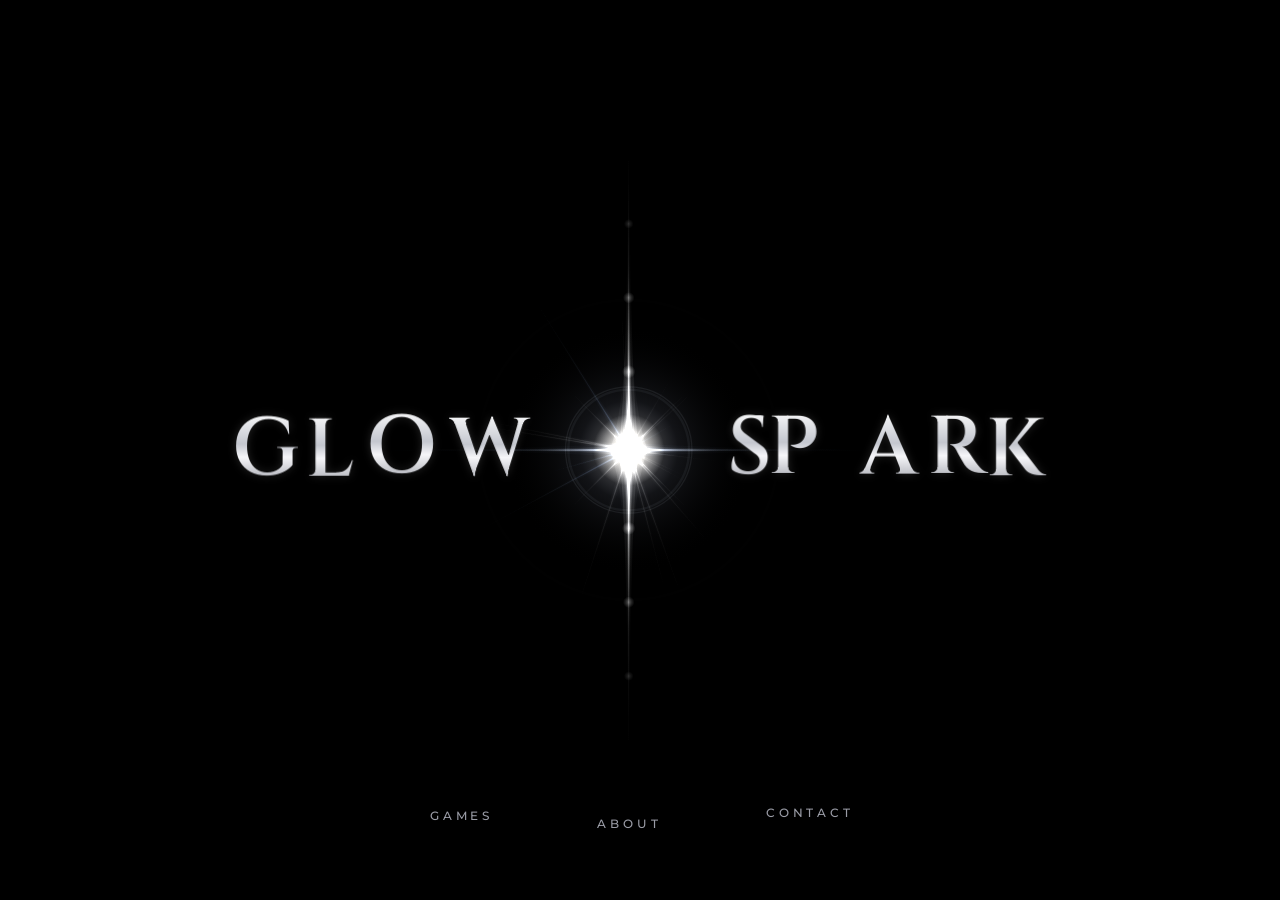
<file: index.html>
<!DOCTYPE html>
<html lang="ru">
<head>
<meta charset="utf-8">
<meta name="viewport" content="width=device-width, initial-scale=1, viewport-fit=cover">
<title>GLOW SPARK</title>
<link rel="preconnect" href="https://fonts.googleapis.com">
<link rel="preconnect" href="https://fonts.gstatic.com" crossorigin>
<link href="https://fonts.googleapis.com/css2?family=Cinzel:wght@500;600&family=Montserrat:wght@500&display=swap" rel="stylesheet">
<style>
:root{color-scheme:dark;--bg:#000;box-sizing:border-box;padding-top:env(safe-area-inset-top,0px);padding-bottom:env(safe-area-inset-bottom,0px)}
html{height:100%;background:var(--bg);scroll-padding-top:env(safe-area-inset-top,0px)}
body{margin:0;height:100%;background:var(--bg);overflow:hidden;touch-action:none;-webkit-user-select:none;user-select:none}
#fx{position:fixed;inset:0;width:100%;height:100%;display:block}
.stage{position:fixed;inset:0;display:grid;place-items:center;pointer-events:none}
h1{margin:0;display:flex;align-items:center;font:600 clamp(26px,6.4vw,104px)/1 Cinzel,"Trajan Pro",Georgia,serif;letter-spacing:.02em}
.w{display:flex}
#gap{width:clamp(56px,13vw,190px);height:1px}
.ch{display:inline-block;margin:0 .085em;will-change:transform,opacity;
  background:linear-gradient(180deg,#fff 0%,#c4c7cf 42%,#f6f6f9 58%,#8b8e98 100%);
  -webkit-background-clip:text;background-clip:text;color:transparent}
.nav{position:fixed;left:0;right:0;bottom:calc(64px + env(safe-area-inset-bottom,0px));display:flex;justify-content:center;align-items:center;gap:clamp(24px,7vw,88px)}
.nav button{appearance:none;background:none;border:0;margin:0;padding:10px 6px;cursor:pointer;font:500 clamp(10px,.9vw,12px)/1 Montserrat,system-ui,sans-serif;letter-spacing:.34em;text-indent:.34em;color:#9a9ca6;transition:color .3s,text-shadow .3s;animation:glint 8s ease-in-out infinite;-webkit-tap-highlight-color:transparent}
.nav button:nth-child(1){transform:translateY(-3px)}
.nav button:nth-child(2){transform:translateY(5px);animation-duration:11s;animation-delay:-4s}
.nav button:nth-child(3){transform:translateY(-6px);animation-duration:9.5s;animation-delay:-7s}
.nav button:hover,.nav button:focus-visible{animation:none;outline:none;color:#fff;text-shadow:0 0 6px #fff,0 0 16px rgba(205,218,255,.9),0 0 36px rgba(170,195,255,.6)}
@keyframes glint{0%,58%,100%{color:#9a9ca6;text-shadow:0 0 0 rgba(255,255,255,0)}70%{color:#eceef6;text-shadow:0 0 8px rgba(255,255,255,.5),0 0 20px rgba(190,205,255,.3)}82%{color:#9a9ca6;text-shadow:0 0 0 rgba(255,255,255,0)}}
@media (prefers-reduced-motion:reduce){.nav button{animation:none}}
.nav{z-index:5}
.nav button[aria-expanded="true"]{animation:none;color:#fff;text-shadow:0 0 6px #fff,0 0 16px rgba(205,218,255,.9),0 0 36px rgba(170,195,255,.6)}
.veil{position:fixed;inset:0;z-index:3;display:grid;grid-template-rows:minmax(0,1fr);place-items:center;padding:16px 16px 124px;background:rgba(0,0,0,.62);opacity:0;visibility:hidden;transition:opacity .35s,visibility .35s}
.veil.on{opacity:1;visibility:visible}
.card{display:none;position:relative;box-sizing:border-box;width:min(100%,480px);max-height:100%;overflow:auto;touch-action:pan-y;-webkit-user-select:text;user-select:text;padding:28px 26px 26px;background:rgba(10,10,13,.84);-webkit-backdrop-filter:blur(12px);backdrop-filter:blur(12px);border:1px solid rgba(255,255,255,.14);border-radius:3px;box-shadow:0 0 70px rgba(190,205,255,.14),inset 0 0 40px rgba(255,255,255,.03);color:#c4c6cf;font:400 14px/1.65 Montserrat,system-ui,sans-serif}
.card.on{display:block;animation:rise .4s ease both}
@keyframes rise{from{opacity:0;transform:translateY(10px)}to{opacity:1;transform:none}}
.card h2{margin:0 0 16px;font:600 22px/1.1 Cinzel,Georgia,serif;letter-spacing:.14em;color:#f2f3f8}
.card p{margin:0 0 12px}
.card :focus-visible{outline:1px solid rgba(255,255,255,.65);outline-offset:3px}
.x{position:absolute;top:8px;right:10px;appearance:none;background:none;border:0;padding:6px 10px;color:#9a9ca6;font:24px/1 system-ui,sans-serif;cursor:pointer;transition:color .3s,text-shadow .3s}
.x:hover{color:#fff;text-shadow:0 0 10px rgba(205,218,255,.9)}
.game{border:1px solid rgba(255,255,255,.14);transition:border-color .3s,box-shadow .3s}
.game:hover{border-color:rgba(255,255,255,.4);box-shadow:0 0 30px rgba(190,205,255,.18)}
.game img{display:block;width:100%;height:170px;object-fit:cover;object-position:50% 28%;filter:brightness(.92)}
.gi{padding:16px 18px 18px}
.gi h3{margin:0 0 4px;font:600 22px/1.15 Cinzel,Georgia,serif;letter-spacing:.1em;color:#fff;text-shadow:0 0 14px rgba(200,215,255,.35)}
.gi .tag{margin:0 0 10px;font-size:12px;letter-spacing:.08em;color:#9a9ca6}
.badge{display:inline-block;padding:4px 10px;border:1px solid rgba(255,255,255,.28);font-size:11px;letter-spacing:.12em;color:#e6e8f0}
.card a.mail{color:#fff;text-decoration:none;border-bottom:1px dotted rgba(255,255,255,.45);word-break:break-all}
.card a.mail:hover{text-shadow:0 0 10px rgba(205,218,255,.9)}
@media (prefers-reduced-motion:reduce){.card.on{animation:none}}
.stage{transition:transform .7s cubic-bezier(.22,.7,.2,1)}
body.open .stage{transform:translateY(-34vh)}
.veil{background:none;padding:calc(16vh + 90px) 16px 124px;place-items:start center}
.card{padding:22px;font-size:13.5px}
.card h2{font-size:20px;margin-bottom:12px}
.game{display:block;color:inherit;text-decoration:none}
.game img{height:104px}
.gi{padding:14px 16px 16px}
#p-about{width:min(100%,340px);text-align:center;padding:34px 26px}
#p-about .only{margin:0;font-size:17px;letter-spacing:.12em;color:#f2f3f8}
</style>
</head>
<body>
<canvas id="fx"></canvas>
<main class="stage"><h1 id="title" aria-label="Glow Spark"><span class="w" id="wl" aria-hidden="true"></span><span id="gap"></span><span class="w" id="wr" aria-hidden="true"></span></h1></main>
<nav class="nav" style="pointer-events:auto"><button type="button" data-p="games">GAMES</button><button type="button" data-p="about">ABOUT</button><button type="button" data-p="contact">CONTACT</button></nav>
<div class="veil" id="veil">
<section class="card" id="p-games" role="dialog" aria-label="Игры"><button class="x" type="button" aria-label="Закрыть">×</button><h2>Игры</h2>
<a class="game" href="about.html"><img src="[data-uri]" alt="Лесная вышка ночью, в окне горит свет" width="640" height="530"><div class="gi"><h3>Fireward</h3><p class="tag">Хоррор-выживание для Android</p><p>Ты лесной смотритель на вышке. Дорогу завалило, помощь придёт нескоро, а ночью в лесу кто-то ходит. Держи свет, найди еду, не дай лесу сгореть.</p><span class="badge">Google Play</span></div></a></section>
<section class="card" id="p-about" role="dialog" aria-label="О студии"><button class="x" type="button" aria-label="Закрыть">×</button><p class="only">Инди разработчик игр</p></section>
<section class="card" id="p-contact" role="dialog" aria-label="Связь"><button class="x" type="button" aria-label="Закрыть">×</button><h2>Связь</h2>
<p>Вопросы, баги и предложения пиши на почту:</p>
<p><a class="mail" href="mailto:11223344zzzggg@gmail.com">11223344zzzggg@gmail.com</a></p></section>
</div>
<script>
(()=>{
const cv=document.getElementById('fx'),ctx=cv.getContext('2d'),title=document.getElementById('title'),gap=document.getElementById('gap');
const L=[];
function build(el,text){[...text].forEach(c=>{const s=document.createElement('span');s.className='ch';s.textContent=c;el.appendChild(s);
  L.push({s,x:0,y:0,r:0,o:1,cx:0,cy:0,ph:Math.random()*6.28,sp:.4+Math.random()*.8,am:7+Math.random()*13,rs:Math.random()<.5?-1:1,rv:.4+Math.random()*.8})})}
build(document.getElementById('wl'),'GLOW');build(document.getElementById('wr'),'SPARK');
const R=[];for(let i=0;i<64;i++)R.push({a:Math.random()*6.283,sp:(Math.random()-.5)*.3,len:.3+Math.random()*.7,ph:Math.random()*6.28,f:1+Math.random()*2.5,c:Math.random()<.3});
let W,H,dpr,sx,sy,S,mx=-1e4,my=-1e4,k=0;
function layout(){dpr=Math.min(devicePixelRatio||1,2);W=innerWidth;H=innerHeight;cv.width=W*dpr;cv.height=H*dpr;S=Math.max(.65,Math.min(W,H*1.5)/1000);
  const g=gap.getBoundingClientRect();sx=g.left+g.width/2;sy=g.top+g.height/2;
  L.forEach(l=>{const r=l.s.getBoundingClientRect();l.cx=r.left+r.width/2-l.x;l.cy=r.top+r.height/2-l.y})}
addEventListener('resize',layout);addEventListener('load',layout);layout();
if(document.fonts)document.fonts.ready.then(layout);
const mv=e=>{mx=e.clientX;my=e.clientY};
addEventListener('pointermove',mv);addEventListener('pointerdown',mv);
addEventListener('pointerup',e=>{if(e.pointerType==='touch'){mx=my=-1e4}});
document.documentElement.addEventListener('mouseleave',()=>{mx=my=-1e4});
let GW,GC;
function mk(c){const g=ctx.createLinearGradient(0,0,100,0);[[0,1],[.1,.7],[.28,.34],[.55,.1],[1,0]].forEach(([p,m])=>g.addColorStop(p,`rgba(${c},${m})`));return g}
const LY=[[4.2,.14],[1.8,.32],[.65,.9]];
function spike(ang,len,wid,a,g,both){ctx.save();ctx.translate(sx,sy);ctx.rotate(ang);ctx.fillStyle=g;
  for(const s of both?[-1,1]:[1]){ctx.save();ctx.scale(len/100*s,1);
    for(const[wm,am]of LY){ctx.globalAlpha=Math.min(1,a*am);const w=wid*wm;ctx.beginPath();ctx.moveTo(0,-w);ctx.quadraticCurveTo(22,-w*.14,100,0);ctx.quadraticCurveTo(22,w*.14,0,w);ctx.fill()}
    ctx.restore()}
  ctx.restore();ctx.globalAlpha=1}
function ring(r,a,lw){ctx.strokeStyle=`rgba(225,235,255,${a})`;ctx.lineWidth=lw;ctx.beginPath();ctx.arc(sx,sy,r,0,6.283);ctx.stroke()}
function dot(x,y,r,a){const g=ctx.createRadialGradient(x,y,0,x,y,r);g.addColorStop(0,`rgba(255,255,255,${a})`);g.addColorStop(1,'rgba(255,255,255,0)');ctx.fillStyle=g;ctx.fillRect(x-r,y-r,r*2,r*2)}
function frame(ms){
  {const r0=gap.getBoundingClientRect();sx=r0.left+r0.width/2;sy=r0.top+r0.height/2}
  const t=ms/1000,Rad=Math.max(280,Math.min(W,H*1.6)*.42);
  let tk=Math.max(0,1-Math.hypot(mx-sx,(my-sy)*.8)/Rad);tk=tk*tk*(3-2*tk);k+=(tk-k)*.08;
  const pulse=1+.08*Math.sin(t*2.2)+.04*Math.sin(t*5.3+1);
  /* letters */
  for(const l of L){
    const dir=l.cx<sx?-1:1,fall=1-Math.min(1,Math.abs(l.cx-sx)/(W*.5))*.6;
    const tx=dir*k*(12+W*.06*fall)+Math.sin(t*l.sp+l.ph)*l.am*Math.min(1,W/900);
    const ty=l.rs*k*9*Math.sin(l.ph)+Math.cos(t*l.sp*.7+l.ph)*2;
    l.x+=(tx-l.x)*.12;l.y+=(ty-l.y)*.12;l.r+=(dir*k*l.rs*5*l.rv-l.r)*.12;l.o+=((1-.2*k)-l.o)*.12;
    l.s.style.transform=`translate(${l.x.toFixed(1)}px,${l.y.toFixed(1)}px) rotate(${l.r.toFixed(1)}deg)`;l.s.style.opacity=l.o.toFixed(2)}
  title.style.filter=`drop-shadow(0 0 ${(4+k*22).toFixed(1)}px rgba(255,255,255,${(.15+k*.55).toFixed(2)})) brightness(${(1+k*.45).toFixed(2)})`;
  /* light */
  ctx.setTransform(dpr,0,0,dpr,0,0);ctx.clearRect(0,0,W,H);ctx.globalCompositeOperation='lighter';
  if(!GW){GW=mk('255,255,255');GC=mk('160,195,255')}
  const Lv=H*(.34+.18*k)*pulse;
  spike(0,W*(.22+.5*k)*pulse,(1.4+1.6*k)*S,.3+.45*k,GC,true);
  let gr=(90+380*k)*S*pulse,g=ctx.createRadialGradient(sx,sy,0,sx,sy,gr);
  g.addColorStop(0,`rgba(255,255,255,${.55+.4*k})`);g.addColorStop(.12,`rgba(255,248,235,${.34+.3*k})`);g.addColorStop(.4,`rgba(205,218,255,${.09+.17*k})`);g.addColorStop(1,'rgba(0,0,0,0)');
  ctx.fillStyle=g;ctx.fillRect(sx-gr,sy-gr,gr*2,gr*2);
  if(k>.02){gr=W*.45*k;g=ctx.createRadialGradient(sx,sy,0,sx,sy,gr);g.addColorStop(0,`rgba(230,238,255,${.18*k})`);g.addColorStop(1,'rgba(0,0,0,0)');ctx.fillStyle=g;ctx.fillRect(sx-gr,sy-gr,gr*2,gr*2)}
  for(let i=0;i<2;i++){const p=(t*(.28+.35*k)+i*.5)%1;ring(p*(140+420*k)*S,(1-p)*(1-p)*(.12+.3*k),1+2*(1-p))}
  ring((46+150*k)*S*pulse,.07+.16*k,1.2);
  const n=18+Math.round(46*k);
  for(let i=0;i<n;i++){const r=R[i],f=.5+.5*Math.sin(t*r.f+r.ph),len=(50+(120+520*k)*r.len)*S*(.55+.45*f)*pulse;
    spike(r.a+t*r.sp*(1+2.2*k),len,(.9+.9*k)*S,(.28+.55*k)*(.45+.55*f),r.c?GC:GW,false)}
  spike(Math.PI/4,(70+260*k)*S*pulse,.9*S,.55,GW,true);spike(-Math.PI/4,(70+260*k)*S*pulse,.9*S,.55,GW,true);
  const wv=(1.5+2.6*k)*S*pulse;
  spike(Math.PI/2,Lv,wv*1.15,1,GW,true);spike(Math.PI/2,Lv*.55,wv*2.2,.55,GW,true);
  spike(0,(120+460*k)*S*pulse,wv*.7,1,GW,true);
  for(let i=0;i<4;i++){const p=(t*(.22+.3*k)+i/4)%1,y=p*Lv*.9,rr=(6+8*k)*S*(1-p*.5),a=(1-p)*(.6+.4*k);dot(sx,sy-y,rr,a);dot(sx,sy+y,rr,a)}
  dot(sx,sy,(26+40*k)*S*pulse,1);dot(sx,sy,(9+12*k)*S*pulse,1);
  ctx.globalCompositeOperation='source-over';
  requestAnimationFrame(frame)}
requestAnimationFrame(frame);
const veil=document.getElementById('veil'),bt=[...document.querySelectorAll('.nav button')],cd=[...document.querySelectorAll('.card')];let cur=null;
function openP(id){cur=id;document.body.classList.add("open");cd.forEach(c=>c.classList.remove('on'));void veil.offsetWidth;const c=document.getElementById('p-'+id);c.classList.add('on');veil.classList.add('on');bt.forEach(b=>b.setAttribute('aria-expanded',String(b.dataset.p===id)));c.querySelector('.x').focus({preventScroll:true})}
function closeP(){const b=bt.find(b=>b.dataset.p===cur);cur=null;document.body.classList.remove("open");veil.classList.remove('on');bt.forEach(b=>b.setAttribute('aria-expanded','false'));if(b)b.focus({preventScroll:true})}
bt.forEach(b=>b.addEventListener('click',()=>cur===b.dataset.p?closeP():openP(b.dataset.p)));
veil.addEventListener('click',e=>{if(e.target===veil)closeP()});
cd.forEach(c=>c.querySelector('.x').addEventListener('click',closeP));
addEventListener('keydown',e=>{if(e.key==='Escape'&&cur)closeP()});
})();
</script>
</body>
</html>
</file>
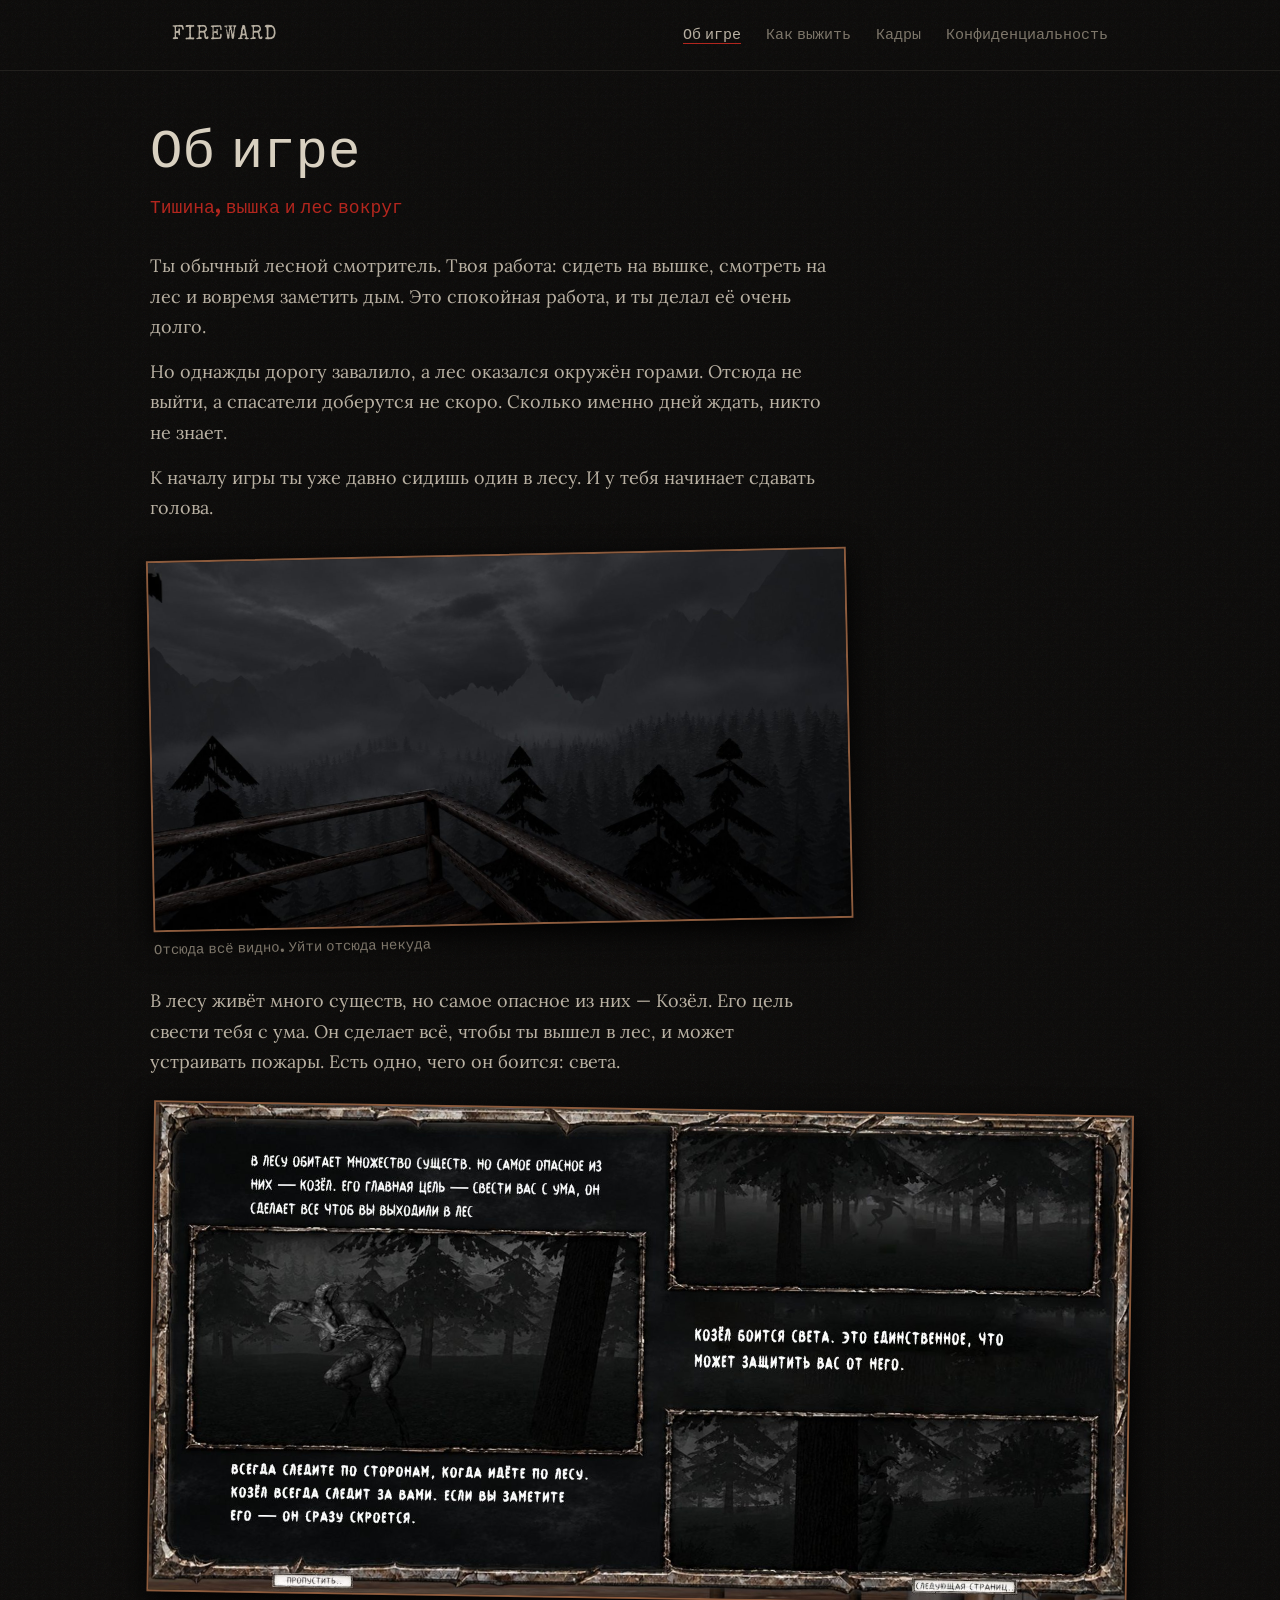
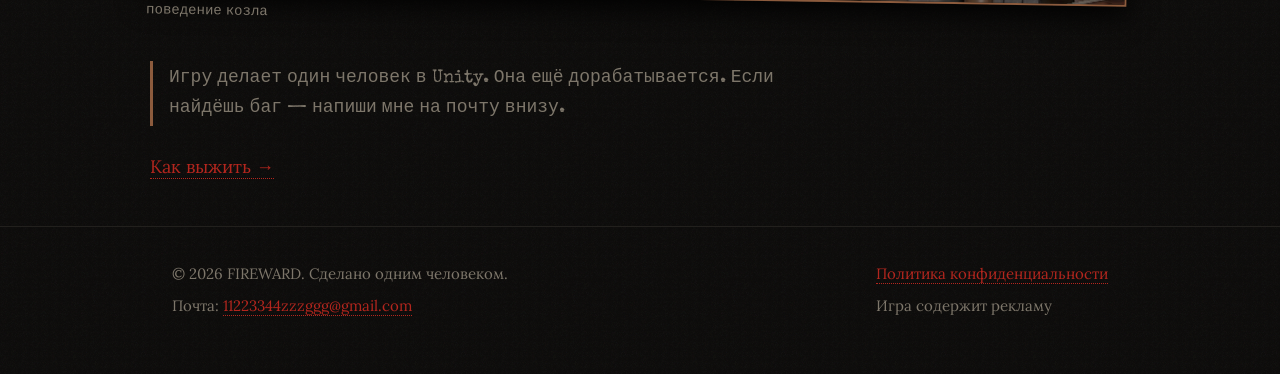
<file: about.html>
<!DOCTYPE html>
<html lang="ru">
<head>
<meta charset="utf-8">
<meta name="viewport" content="width=device-width, initial-scale=1">
<title>Об игре — FIREWARD</title>
<meta name="description" content="Сюжет мобильного хоррора: смотритель на лесной вышке, отрезанный от мира горами и заваленной дорогой.">
<link rel="preconnect" href="https://fonts.googleapis.com">
<link rel="preconnect" href="https://fonts.gstatic.com" crossorigin>
<link href="https://fonts.googleapis.com/css2?family=Lora:ital@0;1&family=Special+Elite&display=swap" rel="stylesheet">
<link rel="stylesheet" href="style.css">
</head><body>
<header class="top">
  <div class="wrap">
    <a class="logo" href="index.html">FIREWARD</a>
    <nav>
      <a href="about.html" class="on">Об игре</a>
      <a href="survive.html">Как выжить</a>
      <a href="gallery.html">Кадры</a>
      <a href="privacy.html">Конфиденциальность</a>
    </nav>
  </div>
</header>
<main><div class="wrap page">
  <h1>Об игре</h1>
  <p class="sub">Тишина, вышка и лес вокруг</p>
  <p>Ты обычный лесной смотритель. Твоя работа: сидеть на вышке, смотреть на лес и вовремя заметить дым. Это спокойная работа, и ты делал её очень долго.</p>
  <p>Но однажды дорогу завалило, а лес оказался окружён горами. Отсюда не выйти, а спасатели доберутся не скоро. Сколько именно дней ждать, никто не знает.</p>
  <p>К началу игры ты уже давно сидишь один в лесу. И у тебя начинает сдавать голова.</p>

  <figure class="shot tilt1" style="margin:30px 0;max-width:700px">
    <img src="img/deck.jpg" alt="Вид с площадки вышки на лес и горы" width="1600" height="843">
    <figcaption>Отсюда всё видно. Уйти отсюда некуда</figcaption>
  </figure>

  <p>В лесу живёт много существ, но самое опасное из них — Козёл. Его цель свести тебя с ума. Он сделает всё, чтобы ты вышел в лес, и может устраивать пожары. Есть одно, чего он боится: света.</p>
  <figure class="shot tilt2" style="margin:30px 0">
    <img src="img/t-goat.jpg" alt="Страница обучения про Козла" loading="lazy" width="1556" height="776">
    <figcaption>поведение козла</figcaption>
  </figure>

  <p class="note">Игру делает один человек в Unity. Она ещё дорабатывается. Если найдёшь баг — напиши мне на почту внизу.</p>
  <p style="margin-top:26px"><a href="survive.html">Как выжить →</a></p>
</div></main>
<footer>
  <div class="wrap">
    <div>
      <p>© 2026 FIREWARD. Сделано одним человеком.</p>
      <p>Почта: <a href="mailto:11223344zzzggg@gmail.com">11223344zzzggg@gmail.com</a></p>
    </div>
    <div>
      <p><a href="privacy.html">Политика конфиденциальности</a></p>
      <p>Игра содержит рекламу</p>
    </div>
  </div>
</footer>
</body>
</html>
</file>
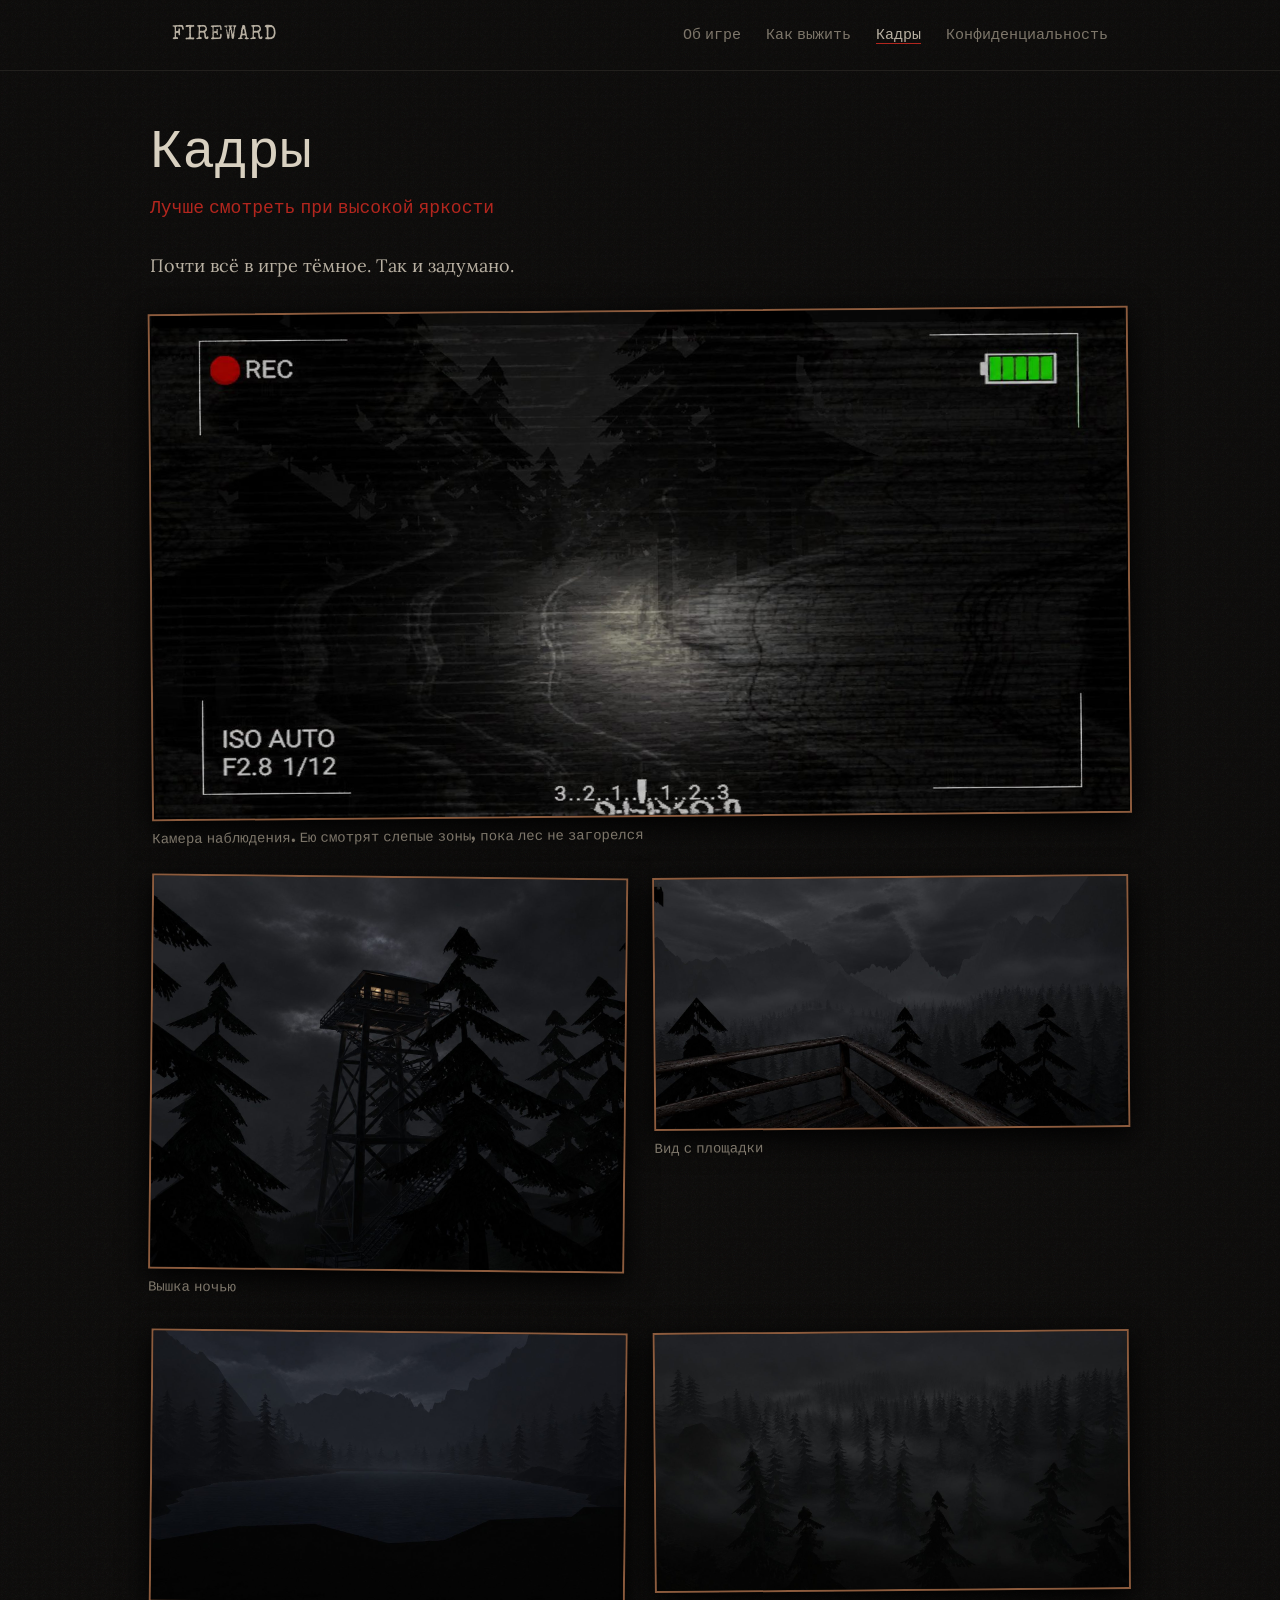
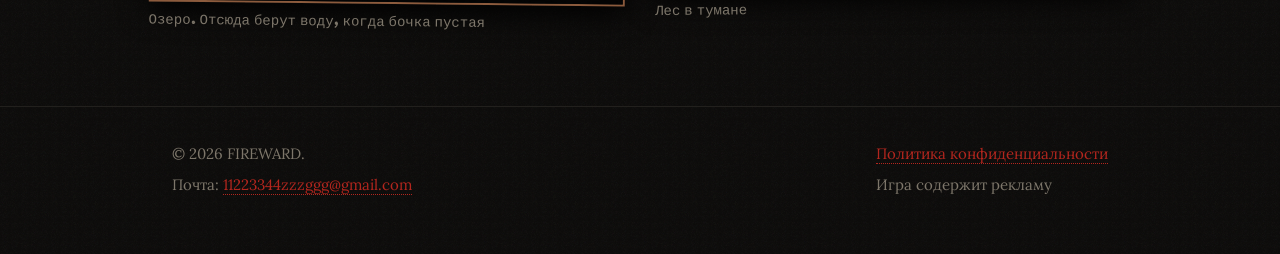
<file: gallery.html>
<!DOCTYPE html>
<html lang="ru">
<head>
<meta charset="utf-8">
<meta name="viewport" content="width=device-width, initial-scale=1">
<title>Кадры — FIREWARD</title>
<meta name="description" content="Скриншоты из мобильного хоррора: вышка, туманный лес, озеро и камера наблюдения.">
<link rel="preconnect" href="https://fonts.googleapis.com">
<link rel="preconnect" href="https://fonts.gstatic.com" crossorigin>
<link href="https://fonts.googleapis.com/css2?family=Lora:ital@0;1&family=Special+Elite&display=swap" rel="stylesheet">
<link rel="stylesheet" href="style.css">
</head><body>
<header class="top">
  <div class="wrap">
    <a class="logo" href="index.html">FIREWARD</a>
    <nav>
      <a href="about.html">Об игре</a>
      <a href="survive.html">Как выжить</a>
      <a href="gallery.html" class="on">Кадры</a>
      <a href="privacy.html">Конфиденциальность</a>
    </nav>
  </div>
</header>
<main><div class="wrap page">
  <h1>Кадры</h1>
  <p class="sub">Лучше смотреть при высокой яркости</p>
  <p>Почти всё в игре тёмное. Так и задумано.</p>
  <div class="gal">
    <figure class="shot wide"><img src="img/cam.jpg" alt="Кадр с камеры наблюдения" width="1600" height="824"><figcaption>Камера наблюдения. Ею смотрят слепые зоны, пока лес не загорелся</figcaption></figure>
    <figure class="shot"><img src="img/tower.jpg" alt="Вышка ночью" loading="lazy" width="1378" height="1141"><figcaption>Вышка ночью</figcaption></figure>
    <figure class="shot"><img src="img/deck.jpg" alt="Вид с площадки вышки" loading="lazy" width="1600" height="843"><figcaption>Вид с площадки</figcaption></figure>
    <figure class="shot"><img src="img/lake.jpg" alt="Озеро в горах" loading="lazy" width="1600" height="913"><figcaption>Озеро. Отсюда берут воду, когда бочка пустая</figcaption></figure>
    <figure class="shot"><img src="img/fog.jpg" alt="Туманный лес" loading="lazy" width="1600" height="869"><figcaption>Лес в тумане</figcaption></figure>
  </div>
</div></main>
<footer>
  <div class="wrap">
    <div>
      <p>© 2026 FIREWARD.</p>
      <p>Почта: <a href="mailto:11223344zzzggg@gmail.com">11223344zzzggg@gmail.com</a></p>
    </div>
    <div>
      <p><a href="privacy.html">Политика конфиденциальности</a></p>
      <p>Игра содержит рекламу</p>
    </div>
  </div>
</footer>
</body>
</html>
</file>
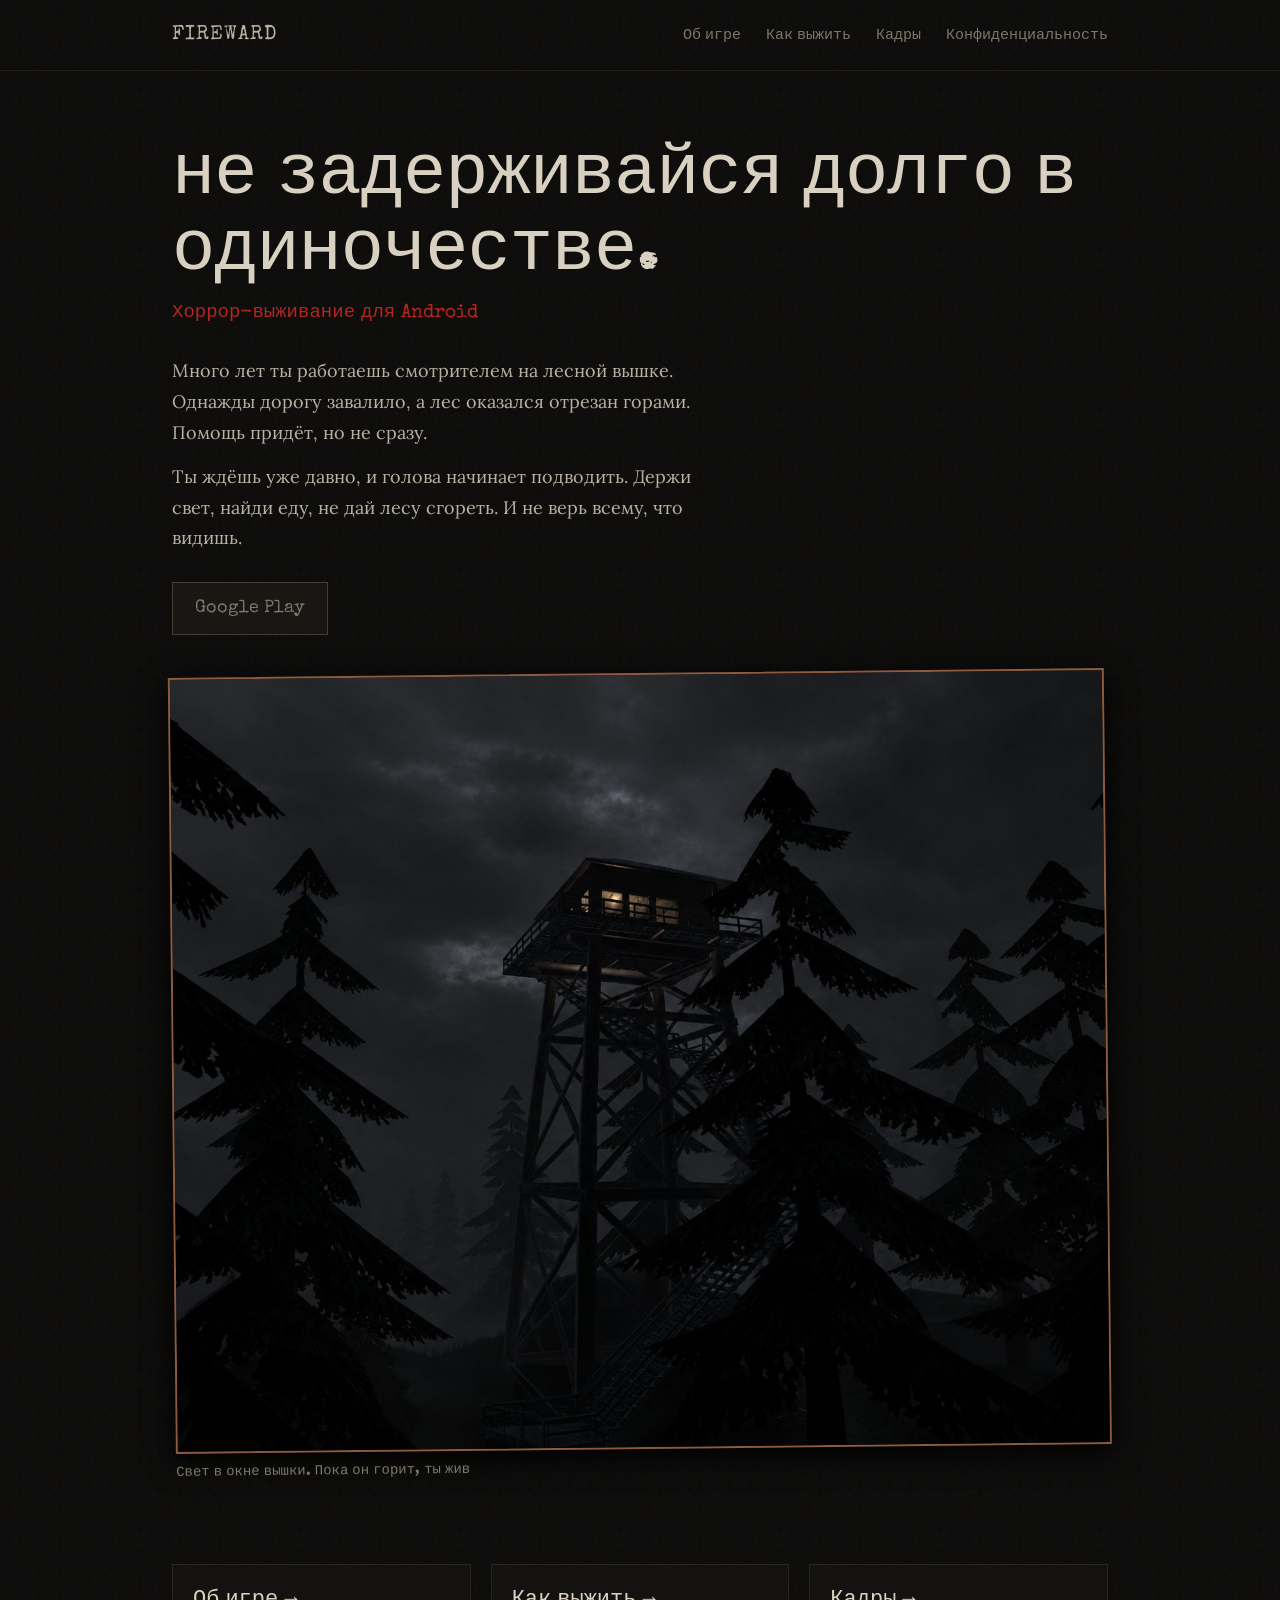
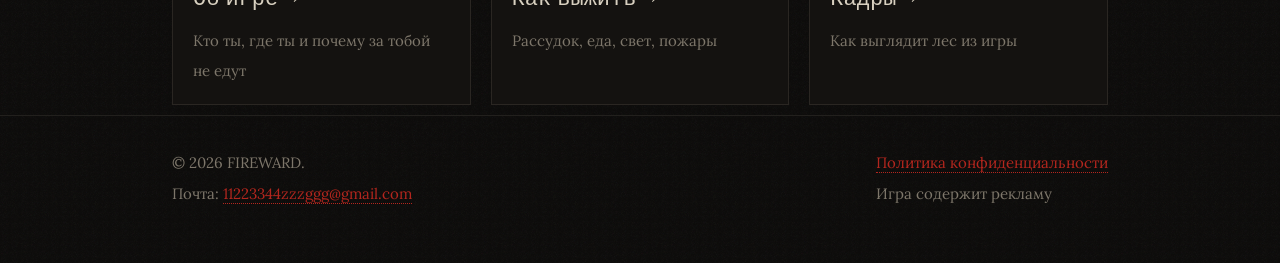
<file: GLOW SPARK.html>
<!DOCTYPE html>
<html lang="ru">
<head>
<meta charset="utf-8">
<meta name="viewport" content="width=device-width, initial-scale=1">
<title>FIREWARD — хоррор-выживание на лесной вышке для Android</title>
<meta name="description" content="Мобильный хоррор: ты лесной смотритель на вышке, дорогу завалило, спасатели придут нескоро, а ночью в лесу кто-то ходит.">
<link rel="preconnect" href="https://fonts.googleapis.com">
<link rel="preconnect" href="https://fonts.gstatic.com" crossorigin>
<link href="https://fonts.googleapis.com/css2?family=Lora:ital@0;1&family=Special+Elite&display=swap" rel="stylesheet">
<link rel="stylesheet" href="style.css">
</head><body>
<header class="top">
  <div class="wrap">
    <a class="logo" href="index.html">FIREWARD</a>
    <nav>
      <a href="about.html">Об игре</a>
      <a href="survive.html">Как выжить</a>
      <a href="gallery.html">Кадры</a>
      <a href="privacy.html">Конфиденциальность</a>
    </nav>
  </div>
</header>
<main><div class="wrap">
  <div class="hero">
    <h1>не задерживайся долго в<br>одиночестве.</h1>
    <p class="sub">Хоррор-выживание для Android</p>
    <p>Много лет ты работаешь смотрителем на лесной вышке. Однажды дорогу завалило, а лес оказался отрезан горами. Помощь придёт, но не сразу.</p>
    <p>Ты ждёшь уже давно, и голова начинает подводить. Держи свет, найди еду, не дай лесу сгореть. И не верь всему, что видишь.</p>
    <a class="btn off" href="#">Google Play</a>
    <figure class="shot tilt3">
      <img src="img/tower.jpg" alt="Лесная вышка ночью, в окне горит свет" width="1378" height="1141">
      <figcaption>Свет в окне вышки. Пока он горит, ты жив</figcaption>
    </figure>
  </div>
  <div class="cards">
    <a href="about.html"><b>Об игре →</b><span>Кто ты, где ты и почему за тобой не едут</span></a>
    <a href="survive.html"><b>Как выжить →</b><span>Рассудок, еда, свет, пожары</span></a>
    <a href="gallery.html"><b>Кадры →</b><span>Как выглядит лес из игры</span></a>
  </div>
</div></main>
<footer>
  <div class="wrap">
    <div>
      <p>© 2026 FIREWARD.</p>
      <p>Почта: <a href="mailto:11223344zzzggg@gmail.com">11223344zzzggg@gmail.com</a></p>
    </div>
    <div>
      <p><a href="privacy.html">Политика конфиденциальности</a></p>
      <p>Игра содержит рекламу</p>
    </div>
  </div>
</footer>
</body>
</html>
</file>
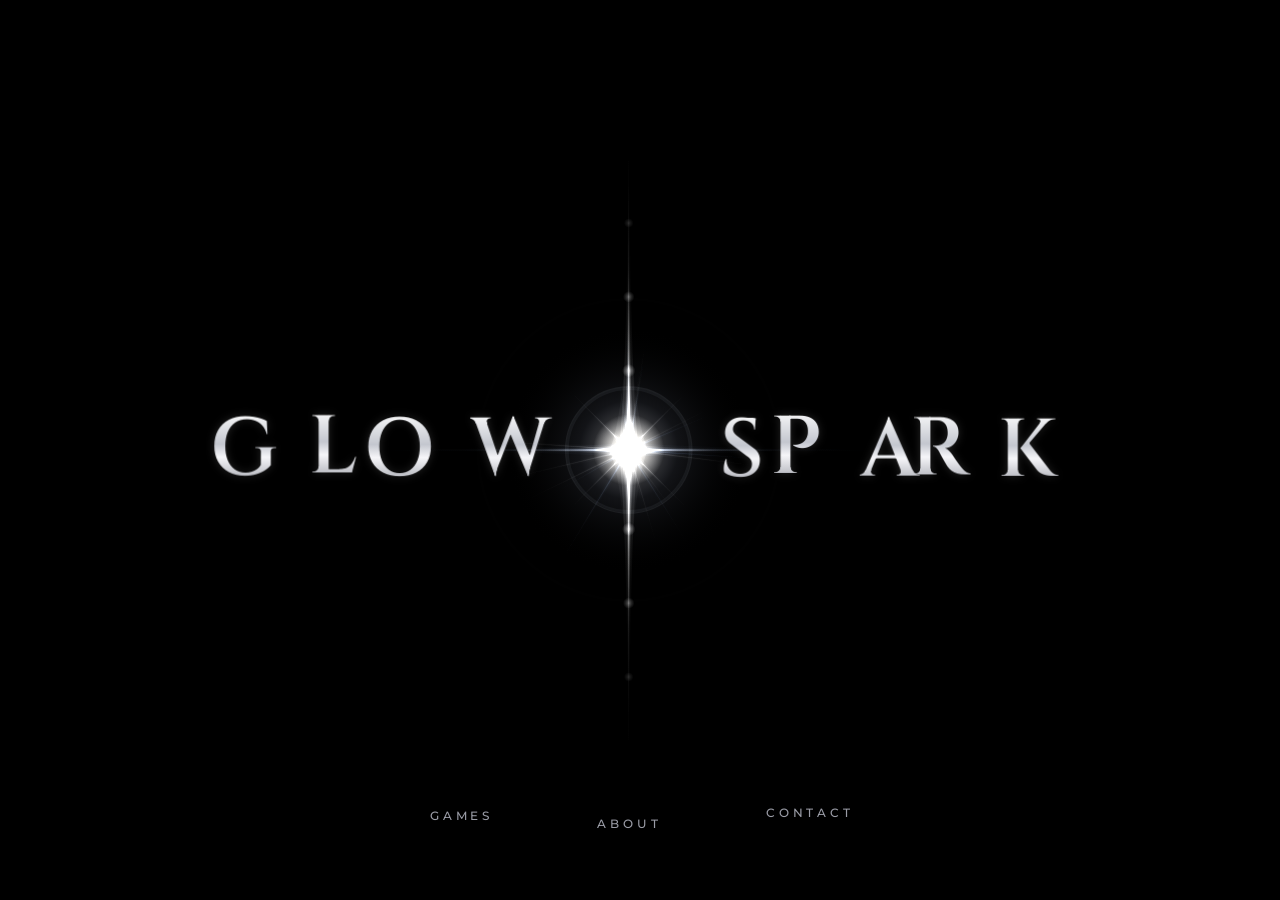
<file: GLOW SPARK1.html>
<!DOCTYPE html>
<html lang="ru">
<head>
<meta charset="utf-8">
<meta name="viewport" content="width=device-width, initial-scale=1, viewport-fit=cover">
<title>GLOW SPARK</title>
<link rel="preconnect" href="https://fonts.googleapis.com">
<link rel="preconnect" href="https://fonts.gstatic.com" crossorigin>
<link href="https://fonts.googleapis.com/css2?family=Cinzel:wght@500;600&family=Montserrat:wght@500&display=swap" rel="stylesheet">
<style>
:root{color-scheme:dark;--bg:#000;box-sizing:border-box;padding-top:env(safe-area-inset-top,0px);padding-bottom:env(safe-area-inset-bottom,0px)}
html{height:100%;background:var(--bg);scroll-padding-top:env(safe-area-inset-top,0px)}
body{margin:0;height:100%;background:var(--bg);overflow:hidden;touch-action:none;-webkit-user-select:none;user-select:none}
#fx{position:fixed;inset:0;width:100%;height:100%;display:block}
.stage{position:fixed;inset:0;display:grid;place-items:center;pointer-events:none}
h1{margin:0;display:flex;align-items:center;font:600 clamp(26px,6.4vw,104px)/1 Cinzel,"Trajan Pro",Georgia,serif;letter-spacing:.02em}
.w{display:flex}
#gap{width:clamp(56px,13vw,190px);height:1px}
.ch{display:inline-block;margin:0 .085em;will-change:transform,opacity;
  background:linear-gradient(180deg,#fff 0%,#c4c7cf 42%,#f6f6f9 58%,#8b8e98 100%);
  -webkit-background-clip:text;background-clip:text;color:transparent}
.nav{position:fixed;left:0;right:0;bottom:calc(64px + env(safe-area-inset-bottom,0px));display:flex;justify-content:center;align-items:center;gap:clamp(24px,7vw,88px)}
.nav button{appearance:none;background:none;border:0;margin:0;padding:10px 6px;cursor:pointer;font:500 clamp(10px,.9vw,12px)/1 Montserrat,system-ui,sans-serif;letter-spacing:.34em;text-indent:.34em;color:#9a9ca6;transition:color .3s,text-shadow .3s;animation:glint 8s ease-in-out infinite;-webkit-tap-highlight-color:transparent}
.nav button:nth-child(1){transform:translateY(-3px)}
.nav button:nth-child(2){transform:translateY(5px);animation-duration:11s;animation-delay:-4s}
.nav button:nth-child(3){transform:translateY(-6px);animation-duration:9.5s;animation-delay:-7s}
.nav button:hover,.nav button:focus-visible{animation:none;outline:none;color:#fff;text-shadow:0 0 6px #fff,0 0 16px rgba(205,218,255,.9),0 0 36px rgba(170,195,255,.6)}
@keyframes glint{0%,58%,100%{color:#9a9ca6;text-shadow:0 0 0 rgba(255,255,255,0)}70%{color:#eceef6;text-shadow:0 0 8px rgba(255,255,255,.5),0 0 20px rgba(190,205,255,.3)}82%{color:#9a9ca6;text-shadow:0 0 0 rgba(255,255,255,0)}}
@media (prefers-reduced-motion:reduce){.nav button{animation:none}}
.nav{z-index:5}
.nav button[aria-expanded="true"]{animation:none;color:#fff;text-shadow:0 0 6px #fff,0 0 16px rgba(205,218,255,.9),0 0 36px rgba(170,195,255,.6)}
.veil{position:fixed;inset:0;z-index:3;display:grid;grid-template-rows:minmax(0,1fr);place-items:center;padding:16px 16px 124px;background:rgba(0,0,0,.62);opacity:0;visibility:hidden;transition:opacity .35s,visibility .35s}
.veil.on{opacity:1;visibility:visible}
.card{display:none;position:relative;box-sizing:border-box;width:min(100%,480px);max-height:100%;overflow:auto;touch-action:pan-y;-webkit-user-select:text;user-select:text;padding:28px 26px 26px;background:rgba(10,10,13,.84);-webkit-backdrop-filter:blur(12px);backdrop-filter:blur(12px);border:1px solid rgba(255,255,255,.14);border-radius:3px;box-shadow:0 0 70px rgba(190,205,255,.14),inset 0 0 40px rgba(255,255,255,.03);color:#c4c6cf;font:400 14px/1.65 Montserrat,system-ui,sans-serif}
.card.on{display:block;animation:rise .4s ease both}
@keyframes rise{from{opacity:0;transform:translateY(10px)}to{opacity:1;transform:none}}
.card h2{margin:0 0 16px;font:600 22px/1.1 Cinzel,Georgia,serif;letter-spacing:.14em;color:#f2f3f8}
.card p{margin:0 0 12px}
.card :focus-visible{outline:1px solid rgba(255,255,255,.65);outline-offset:3px}
.x{position:absolute;top:8px;right:10px;appearance:none;background:none;border:0;padding:6px 10px;color:#9a9ca6;font:24px/1 system-ui,sans-serif;cursor:pointer;transition:color .3s,text-shadow .3s}
.x:hover{color:#fff;text-shadow:0 0 10px rgba(205,218,255,.9)}
.game{border:1px solid rgba(255,255,255,.14);transition:border-color .3s,box-shadow .3s}
.game:hover{border-color:rgba(255,255,255,.4);box-shadow:0 0 30px rgba(190,205,255,.18)}
.game img{display:block;width:100%;height:170px;object-fit:cover;object-position:50% 28%;filter:brightness(.92)}
.gi{padding:16px 18px 18px}
.gi h3{margin:0 0 4px;font:600 22px/1.15 Cinzel,Georgia,serif;letter-spacing:.1em;color:#fff;text-shadow:0 0 14px rgba(200,215,255,.35)}
.gi .tag{margin:0 0 10px;font-size:12px;letter-spacing:.08em;color:#9a9ca6}
.badge{display:inline-block;padding:4px 10px;border:1px solid rgba(255,255,255,.28);font-size:11px;letter-spacing:.12em;color:#e6e8f0}
.card a.mail{color:#fff;text-decoration:none;border-bottom:1px dotted rgba(255,255,255,.45);word-break:break-all}
.card a.mail:hover{text-shadow:0 0 10px rgba(205,218,255,.9)}
@media (prefers-reduced-motion:reduce){.card.on{animation:none}}
.stage{transition:transform .7s cubic-bezier(.22,.7,.2,1)}
body.open .stage{transform:translateY(-34vh)}
.veil{background:none;padding:calc(16vh + 90px) 16px 124px;place-items:start center}
.card{padding:22px;font-size:13.5px}
.card h2{font-size:20px;margin-bottom:12px}
.game{display:block;color:inherit;text-decoration:none}
.game img{height:104px}
.gi{padding:14px 16px 16px}
#p-about{width:min(100%,340px);text-align:center;padding:34px 26px}
#p-about .only{margin:0;font-size:17px;letter-spacing:.12em;color:#f2f3f8}
</style>
</head>
<body>
<canvas id="fx"></canvas>
<main class="stage"><h1 id="title" aria-label="Glow Spark"><span class="w" id="wl" aria-hidden="true"></span><span id="gap"></span><span class="w" id="wr" aria-hidden="true"></span></h1></main>
<nav class="nav" style="pointer-events:auto"><button type="button" data-p="games">GAMES</button><button type="button" data-p="about">ABOUT</button><button type="button" data-p="contact">CONTACT</button></nav>
<div class="veil" id="veil">
<section class="card" id="p-games" role="dialog" aria-label="Игры"><button class="x" type="button" aria-label="Закрыть">×</button><h2>Игры</h2>
<a class="game" href="about.html"><img src="[data-uri]" alt="Лесная вышка ночью, в окне горит свет" width="640" height="530"><div class="gi"><h3>FOREST NIGHT</h3><p class="tag">Хоррор-выживание для Android</p><p>Ты лесной смотритель на вышке. Дорогу завалило, помощь придёт нескоро, а ночью в лесу кто-то ходит. Держи свет, найди еду, не дай лесу сгореть.</p><span class="badge">Скоро в Google Play</span></div></a></section>
<section class="card" id="p-about" role="dialog" aria-label="О студии"><button class="x" type="button" aria-label="Закрыть">×</button><p class="only">Инди разработчик игр</p></section>
<section class="card" id="p-contact" role="dialog" aria-label="Связь"><button class="x" type="button" aria-label="Закрыть">×</button><h2>Связь</h2>
<p>Вопросы, баги и предложения пиши на почту:</p>
<p><a class="mail" href="mailto:11223344zzzggg@gmail.com">11223344zzzggg@gmail.com</a></p></section>
</div>
<script>
(()=>{
const cv=document.getElementById('fx'),ctx=cv.getContext('2d'),title=document.getElementById('title'),gap=document.getElementById('gap');
const L=[];
function build(el,text){[...text].forEach(c=>{const s=document.createElement('span');s.className='ch';s.textContent=c;el.appendChild(s);
  L.push({s,x:0,y:0,r:0,o:1,cx:0,cy:0,ph:Math.random()*6.28,sp:.4+Math.random()*.8,am:7+Math.random()*13,rs:Math.random()<.5?-1:1,rv:.4+Math.random()*.8})})}
build(document.getElementById('wl'),'GLOW');build(document.getElementById('wr'),'SPARK');
const R=[];for(let i=0;i<64;i++)R.push({a:Math.random()*6.283,sp:(Math.random()-.5)*.3,len:.3+Math.random()*.7,ph:Math.random()*6.28,f:1+Math.random()*2.5,c:Math.random()<.3});
let W,H,dpr,sx,sy,S,mx=-1e4,my=-1e4,k=0;
function layout(){dpr=Math.min(devicePixelRatio||1,2);W=innerWidth;H=innerHeight;cv.width=W*dpr;cv.height=H*dpr;S=Math.max(.65,Math.min(W,H*1.5)/1000);
  const g=gap.getBoundingClientRect();sx=g.left+g.width/2;sy=g.top+g.height/2;
  L.forEach(l=>{const r=l.s.getBoundingClientRect();l.cx=r.left+r.width/2-l.x;l.cy=r.top+r.height/2-l.y})}
addEventListener('resize',layout);addEventListener('load',layout);layout();
if(document.fonts)document.fonts.ready.then(layout);
const mv=e=>{mx=e.clientX;my=e.clientY};
addEventListener('pointermove',mv);addEventListener('pointerdown',mv);
addEventListener('pointerup',e=>{if(e.pointerType==='touch'){mx=my=-1e4}});
document.documentElement.addEventListener('mouseleave',()=>{mx=my=-1e4});
let GW,GC;
function mk(c){const g=ctx.createLinearGradient(0,0,100,0);[[0,1],[.1,.7],[.28,.34],[.55,.1],[1,0]].forEach(([p,m])=>g.addColorStop(p,`rgba(${c},${m})`));return g}
const LY=[[4.2,.14],[1.8,.32],[.65,.9]];
function spike(ang,len,wid,a,g,both){ctx.save();ctx.translate(sx,sy);ctx.rotate(ang);ctx.fillStyle=g;
  for(const s of both?[-1,1]:[1]){ctx.save();ctx.scale(len/100*s,1);
    for(const[wm,am]of LY){ctx.globalAlpha=Math.min(1,a*am);const w=wid*wm;ctx.beginPath();ctx.moveTo(0,-w);ctx.quadraticCurveTo(22,-w*.14,100,0);ctx.quadraticCurveTo(22,w*.14,0,w);ctx.fill()}
    ctx.restore()}
  ctx.restore();ctx.globalAlpha=1}
function ring(r,a,lw){ctx.strokeStyle=`rgba(225,235,255,${a})`;ctx.lineWidth=lw;ctx.beginPath();ctx.arc(sx,sy,r,0,6.283);ctx.stroke()}
function dot(x,y,r,a){const g=ctx.createRadialGradient(x,y,0,x,y,r);g.addColorStop(0,`rgba(255,255,255,${a})`);g.addColorStop(1,'rgba(255,255,255,0)');ctx.fillStyle=g;ctx.fillRect(x-r,y-r,r*2,r*2)}
function frame(ms){
  {const r0=gap.getBoundingClientRect();sx=r0.left+r0.width/2;sy=r0.top+r0.height/2}
  const t=ms/1000,Rad=Math.max(280,Math.min(W,H*1.6)*.42);
  let tk=Math.max(0,1-Math.hypot(mx-sx,(my-sy)*.8)/Rad);tk=tk*tk*(3-2*tk);k+=(tk-k)*.08;
  const pulse=1+.08*Math.sin(t*2.2)+.04*Math.sin(t*5.3+1);
  /* letters */
  for(const l of L){
    const dir=l.cx<sx?-1:1,fall=1-Math.min(1,Math.abs(l.cx-sx)/(W*.5))*.6;
    const tx=dir*k*(12+W*.06*fall)+Math.sin(t*l.sp+l.ph)*l.am*Math.min(1,W/900);
    const ty=l.rs*k*9*Math.sin(l.ph)+Math.cos(t*l.sp*.7+l.ph)*2;
    l.x+=(tx-l.x)*.12;l.y+=(ty-l.y)*.12;l.r+=(dir*k*l.rs*5*l.rv-l.r)*.12;l.o+=((1-.2*k)-l.o)*.12;
    l.s.style.transform=`translate(${l.x.toFixed(1)}px,${l.y.toFixed(1)}px) rotate(${l.r.toFixed(1)}deg)`;l.s.style.opacity=l.o.toFixed(2)}
  title.style.filter=`drop-shadow(0 0 ${(4+k*22).toFixed(1)}px rgba(255,255,255,${(.15+k*.55).toFixed(2)})) brightness(${(1+k*.45).toFixed(2)})`;
  /* light */
  ctx.setTransform(dpr,0,0,dpr,0,0);ctx.clearRect(0,0,W,H);ctx.globalCompositeOperation='lighter';
  if(!GW){GW=mk('255,255,255');GC=mk('160,195,255')}
  const Lv=H*(.34+.18*k)*pulse;
  spike(0,W*(.22+.5*k)*pulse,(1.4+1.6*k)*S,.3+.45*k,GC,true);
  let gr=(90+380*k)*S*pulse,g=ctx.createRadialGradient(sx,sy,0,sx,sy,gr);
  g.addColorStop(0,`rgba(255,255,255,${.55+.4*k})`);g.addColorStop(.12,`rgba(255,248,235,${.34+.3*k})`);g.addColorStop(.4,`rgba(205,218,255,${.09+.17*k})`);g.addColorStop(1,'rgba(0,0,0,0)');
  ctx.fillStyle=g;ctx.fillRect(sx-gr,sy-gr,gr*2,gr*2);
  if(k>.02){gr=W*.45*k;g=ctx.createRadialGradient(sx,sy,0,sx,sy,gr);g.addColorStop(0,`rgba(230,238,255,${.18*k})`);g.addColorStop(1,'rgba(0,0,0,0)');ctx.fillStyle=g;ctx.fillRect(sx-gr,sy-gr,gr*2,gr*2)}
  for(let i=0;i<2;i++){const p=(t*(.28+.35*k)+i*.5)%1;ring(p*(140+420*k)*S,(1-p)*(1-p)*(.12+.3*k),1+2*(1-p))}
  ring((46+150*k)*S*pulse,.07+.16*k,1.2);
  const n=18+Math.round(46*k);
  for(let i=0;i<n;i++){const r=R[i],f=.5+.5*Math.sin(t*r.f+r.ph),len=(50+(120+520*k)*r.len)*S*(.55+.45*f)*pulse;
    spike(r.a+t*r.sp*(1+2.2*k),len,(.9+.9*k)*S,(.28+.55*k)*(.45+.55*f),r.c?GC:GW,false)}
  spike(Math.PI/4,(70+260*k)*S*pulse,.9*S,.55,GW,true);spike(-Math.PI/4,(70+260*k)*S*pulse,.9*S,.55,GW,true);
  const wv=(1.5+2.6*k)*S*pulse;
  spike(Math.PI/2,Lv,wv*1.15,1,GW,true);spike(Math.PI/2,Lv*.55,wv*2.2,.55,GW,true);
  spike(0,(120+460*k)*S*pulse,wv*.7,1,GW,true);
  for(let i=0;i<4;i++){const p=(t*(.22+.3*k)+i/4)%1,y=p*Lv*.9,rr=(6+8*k)*S*(1-p*.5),a=(1-p)*(.6+.4*k);dot(sx,sy-y,rr,a);dot(sx,sy+y,rr,a)}
  dot(sx,sy,(26+40*k)*S*pulse,1);dot(sx,sy,(9+12*k)*S*pulse,1);
  ctx.globalCompositeOperation='source-over';
  requestAnimationFrame(frame)}
requestAnimationFrame(frame);
const veil=document.getElementById('veil'),bt=[...document.querySelectorAll('.nav button')],cd=[...document.querySelectorAll('.card')];let cur=null;
function openP(id){cur=id;document.body.classList.add("open");cd.forEach(c=>c.classList.remove('on'));void veil.offsetWidth;const c=document.getElementById('p-'+id);c.classList.add('on');veil.classList.add('on');bt.forEach(b=>b.setAttribute('aria-expanded',String(b.dataset.p===id)));c.querySelector('.x').focus({preventScroll:true})}
function closeP(){const b=bt.find(b=>b.dataset.p===cur);cur=null;document.body.classList.remove("open");veil.classList.remove('on');bt.forEach(b=>b.setAttribute('aria-expanded','false'));if(b)b.focus({preventScroll:true})}
bt.forEach(b=>b.addEventListener('click',()=>cur===b.dataset.p?closeP():openP(b.dataset.p)));
veil.addEventListener('click',e=>{if(e.target===veil)closeP()});
cd.forEach(c=>c.querySelector('.x').addEventListener('click',closeP));
addEventListener('keydown',e=>{if(e.key==='Escape'&&cur)closeP()});
})();
</script>
</body>
</html>
</file>
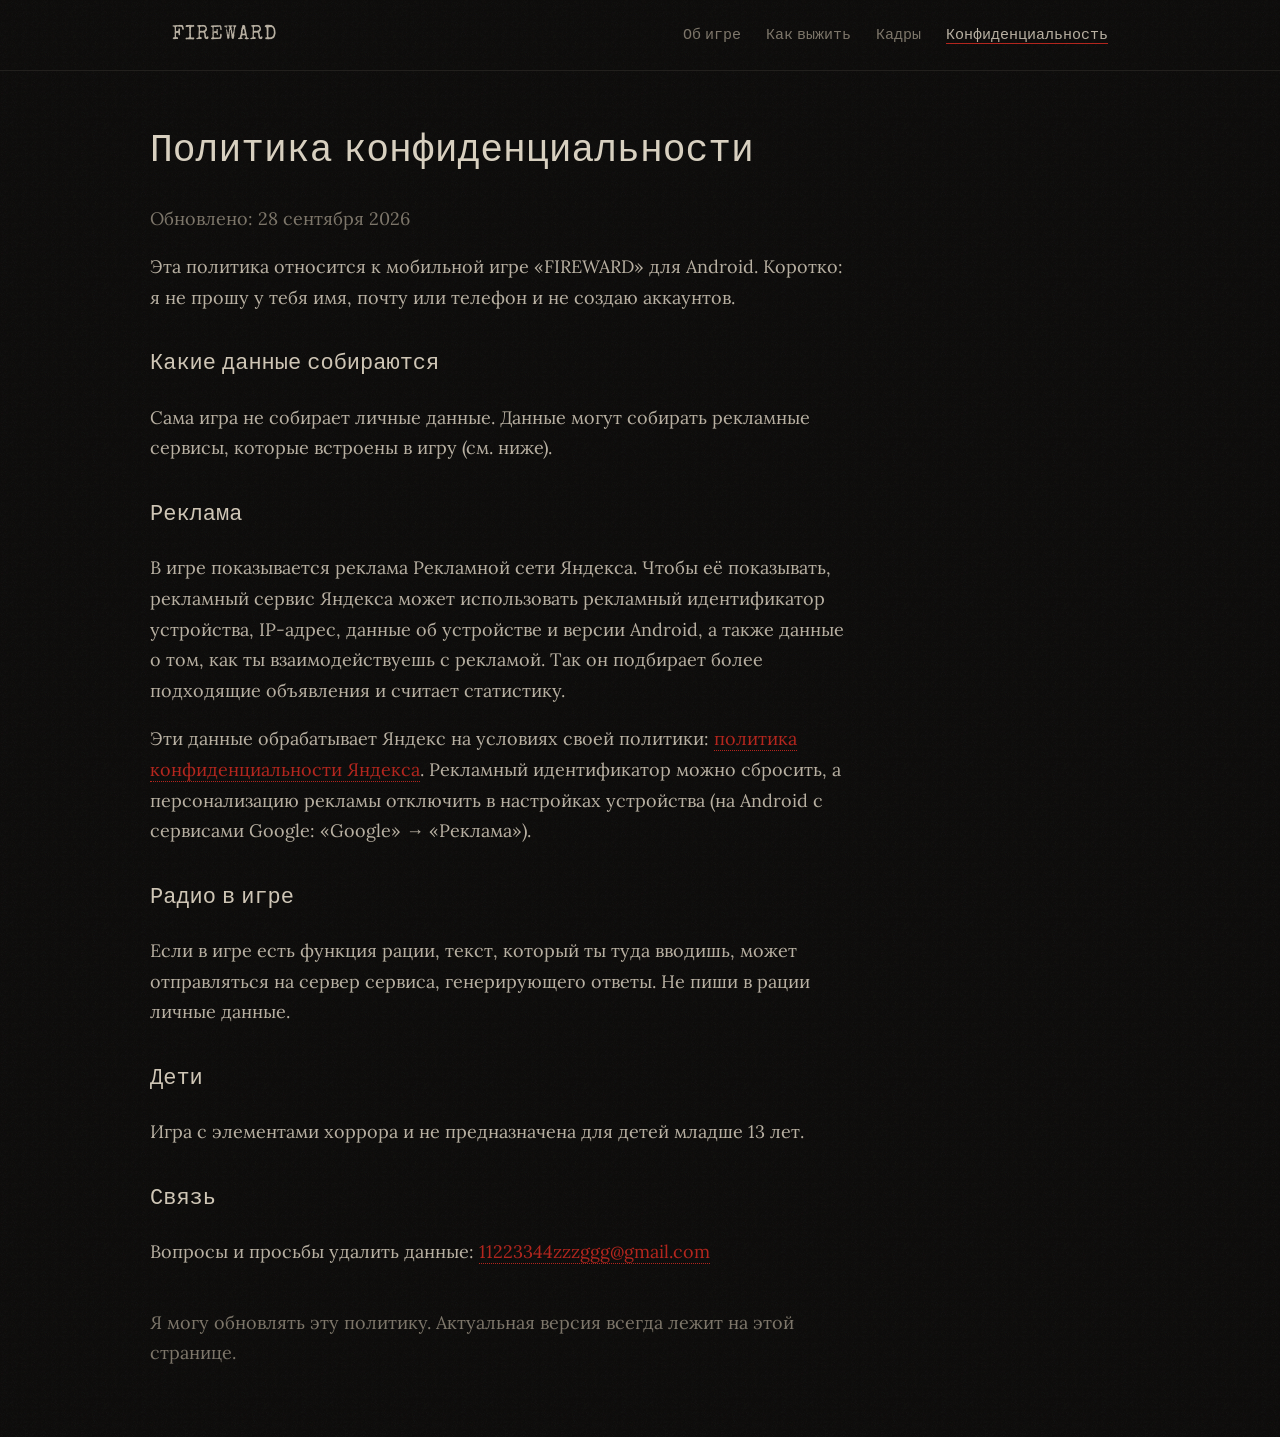
<file: privacy.html>
<!DOCTYPE html>
<html lang="ru">
<head>
<meta charset="utf-8">
<meta name="viewport" content="width=device-width, initial-scale=1">
<!-- ...реклама -->
<title>Политика конфиденциальности — FIREWARD</title>
<link href="https://fonts.googleapis.com/css2?family=Lora:ital@0;1&family=Special+Elite&display=swap" rel="stylesheet">
<link rel="stylesheet" href="style.css">
</head>
<body>

<header class="top">
  <div class="wrap">
    <a class="logo" href="index.html">FIREWARD</a>
    <nav>
      <a href="about.html">Об игре</a>
      <a href="survive.html">Как выжить</a>
      <a href="gallery.html">Кадры</a>
      <a href="privacy.html" class="on">Конфиденциальность</a>
    </nav>
  </div>
</header>

<div class="wrap doc">
  <h1>Политика конфиденциальности</h1>
  <p style="color:var(--dim)">Обновлено: 28 сентября 2026</p>

  <p>Эта политика относится к мобильной игре «FIREWARD» для Android. Коротко: я не прошу у тебя имя, почту или телефон и не создаю аккаунтов.</p>

  <h2>Какие данные собираются</h2>
  <p>Сама игра не собирает личные данные. Данные могут собирать рекламные сервисы, которые встроены в игру (см. ниже).</p>

  <h2>Реклама</h2>
  <p>В игре показывается реклама Рекламной сети Яндекса. Чтобы её показывать, рекламный сервис Яндекса может использовать рекламный идентификатор устройства, IP-адрес, данные об устройстве и версии Android, а также данные о том, как ты взаимодействуешь с рекламой. Так он подбирает более подходящие объявления и считает статистику.</p>
  <p>Эти данные обрабатывает Яндекс на условиях своей политики: <a href="https://yandex.ru/legal/confidential/">политика конфиденциальности Яндекса</a>. Рекламный идентификатор можно сбросить, а персонализацию рекламы отключить в настройках устройства (на Android с сервисами Google: «Google» → «Реклама»).</p>

  <h2>Радио в игре</h2>
  <p>Если в игре есть функция рации, текст, который ты туда вводишь, может отправляться на сервер сервиса, генерирующего ответы. Не пиши в рации личные данные.</p>

  <h2>Дети</h2>
  <p>Игра с элементами хоррора и не предназначена для детей младше 13 лет.</p>

  <h2>Связь</h2>
  <p>Вопросы и просьбы удалить данные: <a href="mailto:11223344zzzggg@gmail.com">11223344zzzggg@gmail.com</a></p>

  <p style="color:var(--dim);margin-top:40px">Я могу обновлять эту политику. Актуальная версия всегда лежит на этой странице.</p>
</div>

</body>
</html>
</file>
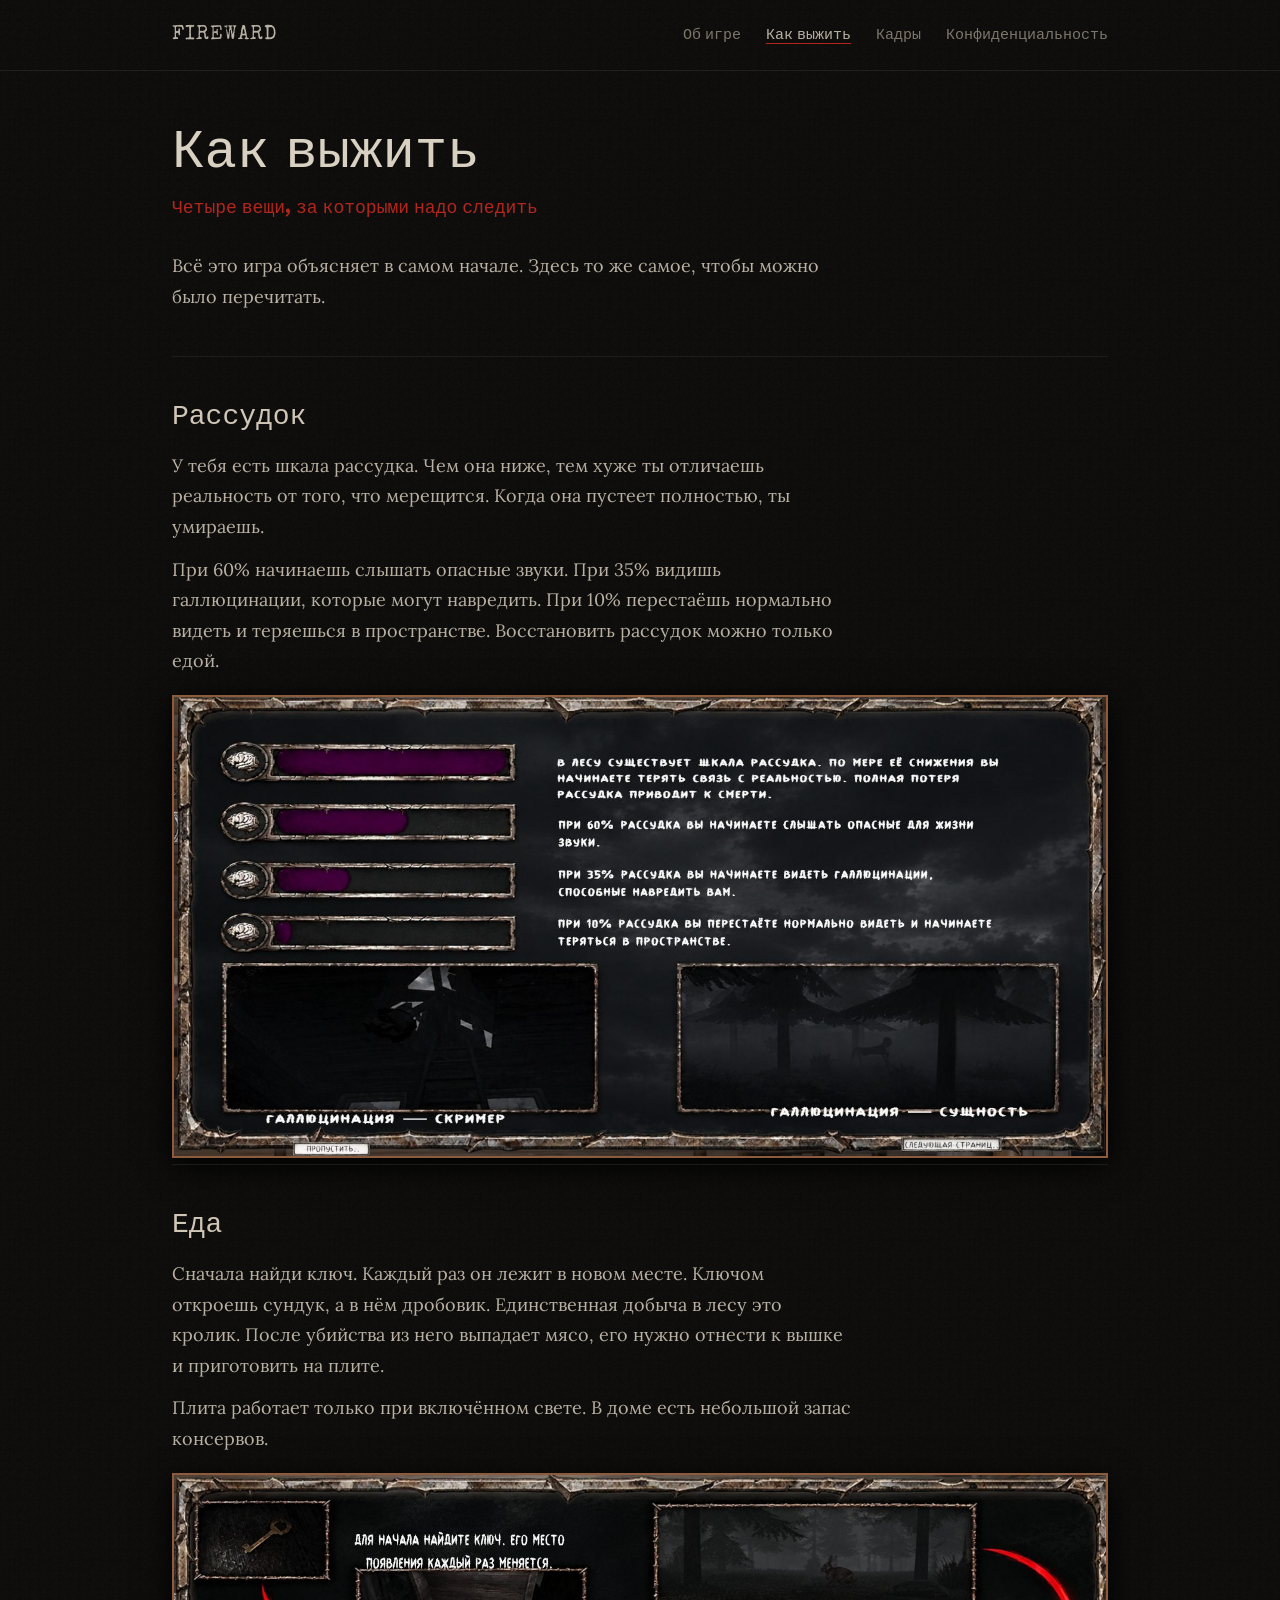
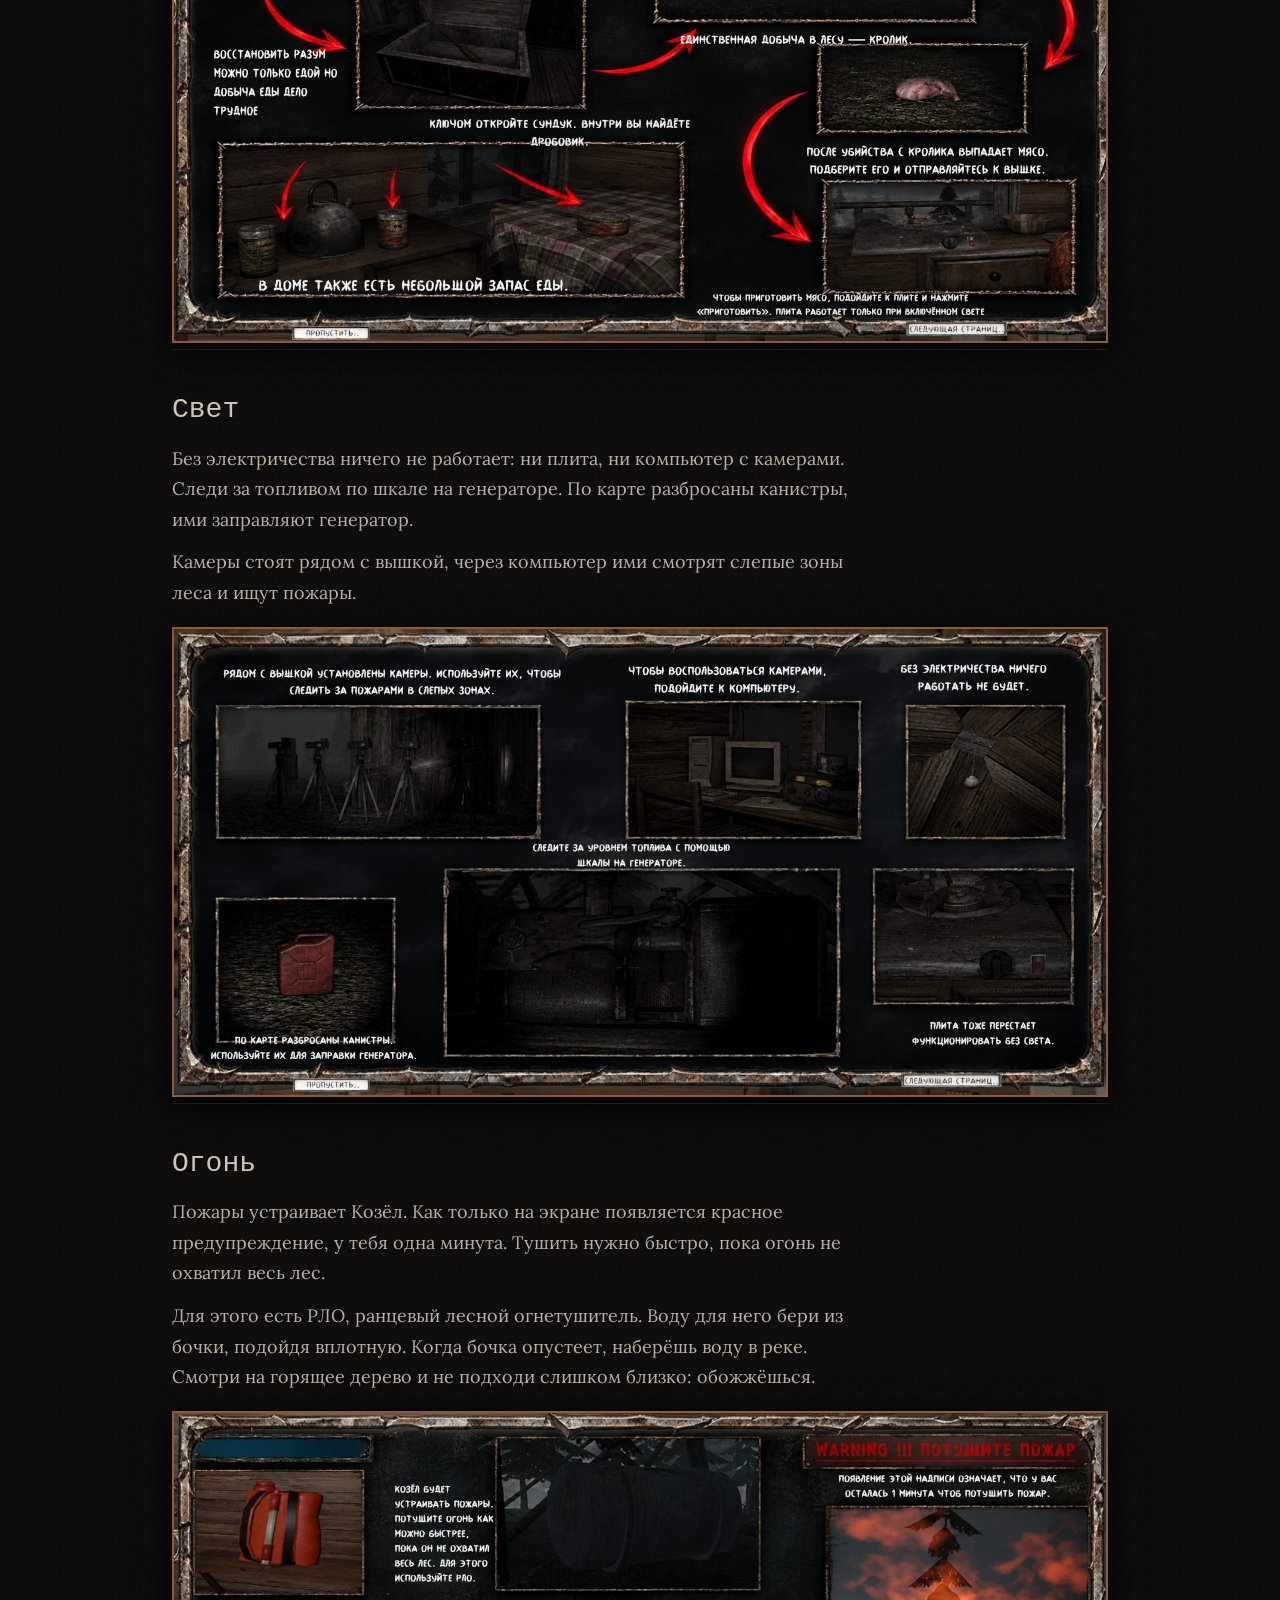
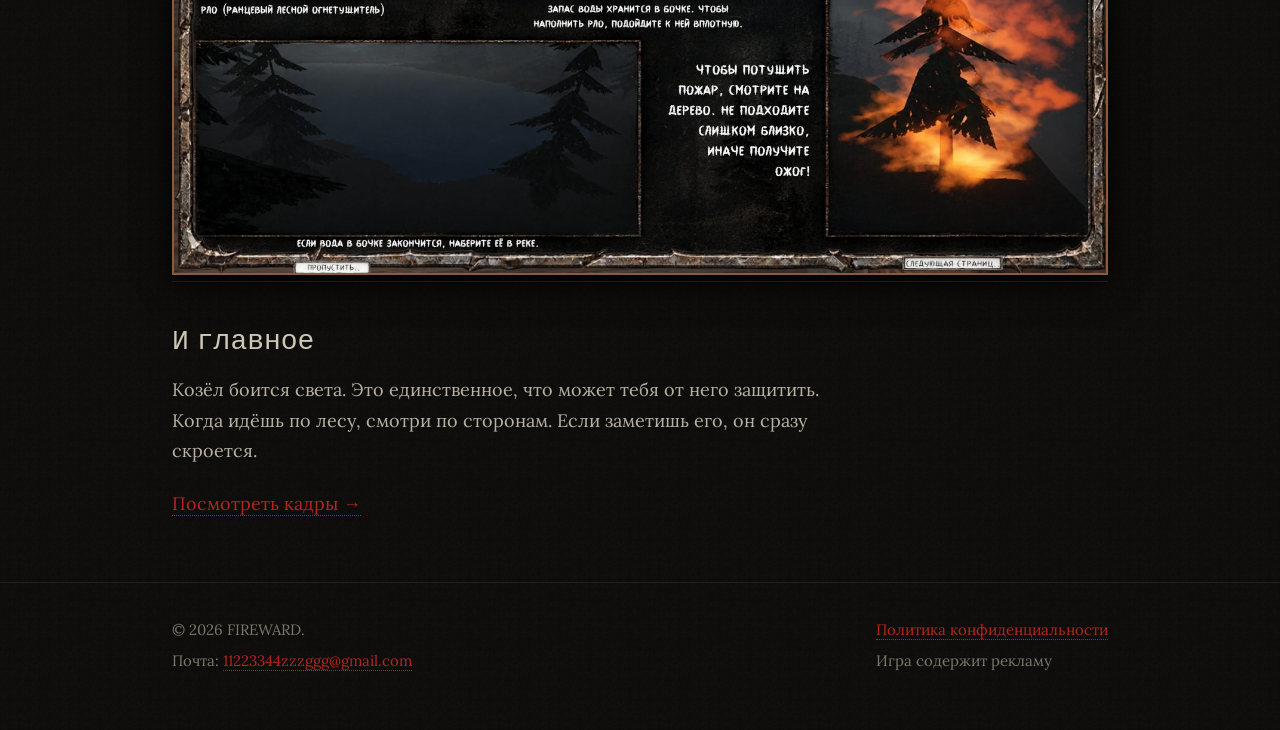
<file: survive.html>
<!DOCTYPE html>
<html lang="ru">
<head>
<meta charset="utf-8">
<meta name="viewport" content="width=device-width, initial-scale=1">
<title>Как выжить — FIREWARD</title>
<meta name="description" content="Гид по мобильному хоррору: рассудок, еда, электричество и лесные пожары.">
<link rel="preconnect" href="https://fonts.googleapis.com">
<link rel="preconnect" href="https://fonts.gstatic.com" crossorigin>
<link href="https://fonts.googleapis.com/css2?family=Lora:ital@0;1&family=Special+Elite&display=swap" rel="stylesheet">
<link rel="stylesheet" href="style.css">
</head>
<body>
<header class="top">
  <div class="wrap">
    <a class="logo" href="index.html">FIREWARD</a>
    <nav>
      <a href="about.html">Об игре</a>
      <a href="survive.html" class="on">Как выжить</a>
      <a href="gallery.html">Кадры</a>
      <a href="privacy.html">Конфиденциальность</a>
    </nav>
  </div>
</header>
<main><div class="wrap">
  <div class="page">
    <h1>Как выжить</h1>
    <p class="sub">Четыре вещи, за которыми надо следить</p>
    <p>Всё это игра объясняет в самом начале. Здесь то же самое, чтобы можно было перечитать.</p>
  </div>

  <div class="guide">
    <h2>Рассудок</h2>
    <p>У тебя есть шкала рассудка. Чем она ниже, тем хуже ты отличаешь реальность от того, что мерещится. Когда она пустеет полностью, ты умираешь.</p>
    <p>При 60% начинаешь слышать опасные звуки. При 35% видишь галлюцинации, которые могут навредить. При 10% перестаёшь нормально видеть и теряешься в пространстве. Восстановить рассудок можно только едой.</p>
    <figure class="shot"><img src="img/t-sanity.jpg" alt="Шкала рассудка и галлюцинации" loading="lazy" width="1562" height="770"></figure>
  </div>

  <div class="guide">
    <h2>Еда</h2>
    <p>Сначала найди ключ. Каждый раз он лежит в новом месте. Ключом откроешь сундук, а в нём дробовик. Единственная добыча в лесу это кролик. После убийства из него выпадает мясо, его нужно отнести к вышке и приготовить на плите.</p>
    <p>Плита работает только при включённом свете. В доме есть небольшой запас консервов.</p>
    <figure class="shot"><img src="img/t-food.jpg" alt="Ключ, сундук, кролик, мясо, плита и консервы" loading="lazy" width="1548" height="775"></figure>
  </div>

  <div class="guide">
    <h2>Свет</h2>
    <p>Без электричества ничего не работает: ни плита, ни компьютер с камерами. Следи за топливом по шкале на генераторе. По карте разбросаны канистры, ими заправляют генератор.</p>
    <p>Камеры стоят рядом с вышкой, через компьютер ими смотрят слепые зоны леса и ищут пожары.</p>
    <figure class="shot"><img src="img/t-light.jpg" alt="Генератор, канистра, камеры, компьютер, плита" loading="lazy" width="1562" height="781"></figure>
  </div>

  <div class="guide">
    <h2>Огонь</h2>
    <p>Пожары устраивает Козёл. Как только на экране появляется красное предупреждение, у тебя одна минута. Тушить нужно быстро, пока огонь не охватил весь лес.</p>
    <p>Для этого есть РЛО, ранцевый лесной огнетушитель. Воду для него бери из бочки, подойдя вплотную. Когда бочка опустеет, наберёшь воду в реке. Смотри на горящее дерево и не подходи слишком близко: обожжёшься.</p>
    <figure class="shot"><img src="img/t-fire.jpg" alt="РЛО, бочка с водой, река и горящее дерево" loading="lazy" width="1561" height="770"></figure>
  </div>

  <div class="guide" style="padding-bottom:50px">
    <h2>И главное</h2>
    <p>Козёл боится света. Это единственное, что может тебя от него защитить. Когда идёшь по лесу, смотри по сторонам. Если заметишь его, он сразу скроется.</p>
    <p style="margin-top:22px"><a href="gallery.html">Посмотреть кадры →</a></p>
  </div>
</div></main>
<footer>
  <div class="wrap">
    <div>
      <p>© 2026 FIREWARD.</p>
      <p>Почта: <a href="mailto:11223344zzzggg@gmail.com">11223344zzzggg@gmail.com</a></p>
    </div>
    <div>
      <p><a href="privacy.html">Политика конфиденциальности</a></p>
      <p>Игра содержит рекламу</p>
    </div>
  </div>
</footer>
</body>
</html>
</file>
<file: style.css>
:root{
  --bg:#0c0b0a;
  --bg2:#141210;
  --text:#b8b0a2;
  --dim:#7d766a;
  --rust:#8c5b3d;
  --blood:#b3261e;
  --sanity:#7a2287;
  --head:'Special Elite','Courier New',monospace;
  --body:'Lora',Georgia,'Times New Roman',serif;
}
*{box-sizing:border-box}
html{scroll-behavior:smooth}
body{
  margin:0;background:var(--bg);color:var(--text);
  font:18px/1.7 var(--body);
  background-image:url("data:image/svg+xml,%3Csvg xmlns='http://www.w3.org/2000/svg' width='160' height='160'%3E%3Cfilter id='n'%3E%3CfeTurbulence baseFrequency='.9' numOctaves='2'/%3E%3C/filter%3E%3Crect width='160' height='160' filter='url(%23n)' opacity='.06'/%3E%3C/svg%3E");
}
a{color:var(--blood);text-decoration:none;border-bottom:1px dotted var(--blood)}
a:hover{color:#e04a40}
.wrap{max-width:980px;margin:0 auto;padding:0 22px}

header.top{padding:18px 0;border-bottom:1px solid #22201d}
header.top .wrap{display:flex;justify-content:space-between;align-items:baseline;gap:12px;flex-wrap:wrap}
.logo{font-family:var(--head);font-size:20px;color:var(--text);border:0;letter-spacing:1px}
nav a{font-family:var(--head);font-size:15px;margin-left:20px;color:var(--dim);border:0}
nav a:hover{color:var(--text)}

.hero{padding:70px 0 50px;position:relative}
.hero h1{font-family:var(--head);font-weight:400;font-size:clamp(38px,7vw,72px);line-height:1.05;margin:0 0 6px;color:#d8d0c0;letter-spacing:-1px}
.hero .sub{font-family:var(--head);color:var(--blood);font-size:19px;margin:0 0 26px}
.hero p{max-width:560px;margin:0 0 14px}
.hero .shot{margin-top:38px}

.btn{display:inline-block;font-family:var(--head);font-size:18px;color:#e8dfcf;background:#3a0f0c;border:1px solid var(--blood);padding:10px 22px;margin-top:14px}
.btn:hover{background:var(--blood);color:#fff}
.btn.off{border-color:#443d36;background:#191614;color:var(--dim);cursor:default}

.shot{margin:0}
.shot img{display:block;width:100%;height:auto;border:2px solid var(--rust);box-shadow:0 8px 30px #000}
.shot figcaption{font-family:var(--head);font-size:14px;color:var(--dim);margin-top:8px}

section{padding:46px 0;border-top:1px solid #1e1c19}
section h2{font-family:var(--head);font-weight:400;font-size:30px;margin:0 0 4px;color:#cfc6b6}
section h2 small{font-size:15px;color:var(--dim);margin-left:10px}

.row{display:grid;grid-template-columns:1fr 1.15fr;gap:34px;align-items:center;margin-top:22px}
.row.flip{grid-template-columns:1.15fr 1fr}
.row.flip .shot{order:-1}
.tilt1{transform:rotate(-1.2deg)}
.tilt2{transform:rotate(.9deg)}
.tilt3{transform:rotate(-.6deg)}
.row p{margin:0 0 12px}

.note{font-family:var(--head);color:var(--dim);border-left:3px solid var(--rust);padding:2px 0 2px 16px;margin:30px 0 0;max-width:600px}

.bar{height:10px;background:#1a1816;border:1px solid var(--rust);max-width:260px;margin:6px 0 14px}
.bar i{display:block;height:100%;background:var(--sanity);width:62%}

footer{border-top:1px solid #22201d;padding:34px 0 50px;color:var(--dim);font-size:15px}
footer .wrap{display:flex;justify-content:space-between;gap:20px;flex-wrap:wrap}
footer p{margin:0 0 6px}

.doc{padding:50px 0}
.doc h1{font-family:var(--head);font-weight:400;font-size:38px;margin:0 0 6px;color:#d8d0c0}
.doc h2{font-family:var(--head);font-weight:400;font-size:22px;margin:34px 0 6px;color:#cfc6b6}
.doc p,.doc li{max-width:700px}

@media(max-width:760px){
  body{font-size:17px}
  .row,.row.flip{grid-template-columns:1fr;gap:18px}
  .row.flip .shot{order:0}
  .hero{padding-top:44px}
  nav a{margin:0 16px 0 0}
}

/* --- многостраничная версия --- */
nav a.on{color:var(--text);border-bottom:1px solid var(--blood)}
.page{padding:56px 0 30px}
.page h1{font-family:var(--head);font-weight:400;font-size:clamp(34px,6vw,54px);line-height:1.1;margin:0 0 8px;color:#d8d0c0}
.page .sub{font-family:var(--head);color:var(--blood);font-size:18px;margin:0 0 26px}
.page p{max-width:680px;margin:0 0 14px}
.cards{display:grid;grid-template-columns:repeat(3,1fr);gap:20px;margin:34px 0 10px}
.cards a{display:block;border:1px solid #2a2622;padding:18px 20px;background:var(--bg2);color:var(--text)}
.cards a:hover{border-color:var(--blood)}
.cards b{font-family:var(--head);font-weight:400;font-size:22px;display:block;color:#d8d0c0;margin-bottom:4px}
.cards span{font-size:15px;color:var(--dim)}
.guide{padding:38px 0 6px;border-top:1px solid #1e1c19}
.guide h2{font-family:var(--head);font-weight:400;font-size:28px;margin:0 0 8px;color:#cfc6b6}
.guide p{max-width:680px;margin:0 0 12px}
.guide .shot{margin-top:18px}
.gal{display:grid;grid-template-columns:1fr 1fr;gap:28px;margin:28px 0 40px}
.gal .wide{grid-column:1/-1}
.gal .shot:nth-child(odd){transform:rotate(-.5deg)}
.gal .shot:nth-child(even){transform:rotate(.6deg)}
@media(max-width:760px){.cards,.gal{grid-template-columns:1fr}.gal .shot{transform:none!important}}
</file>
